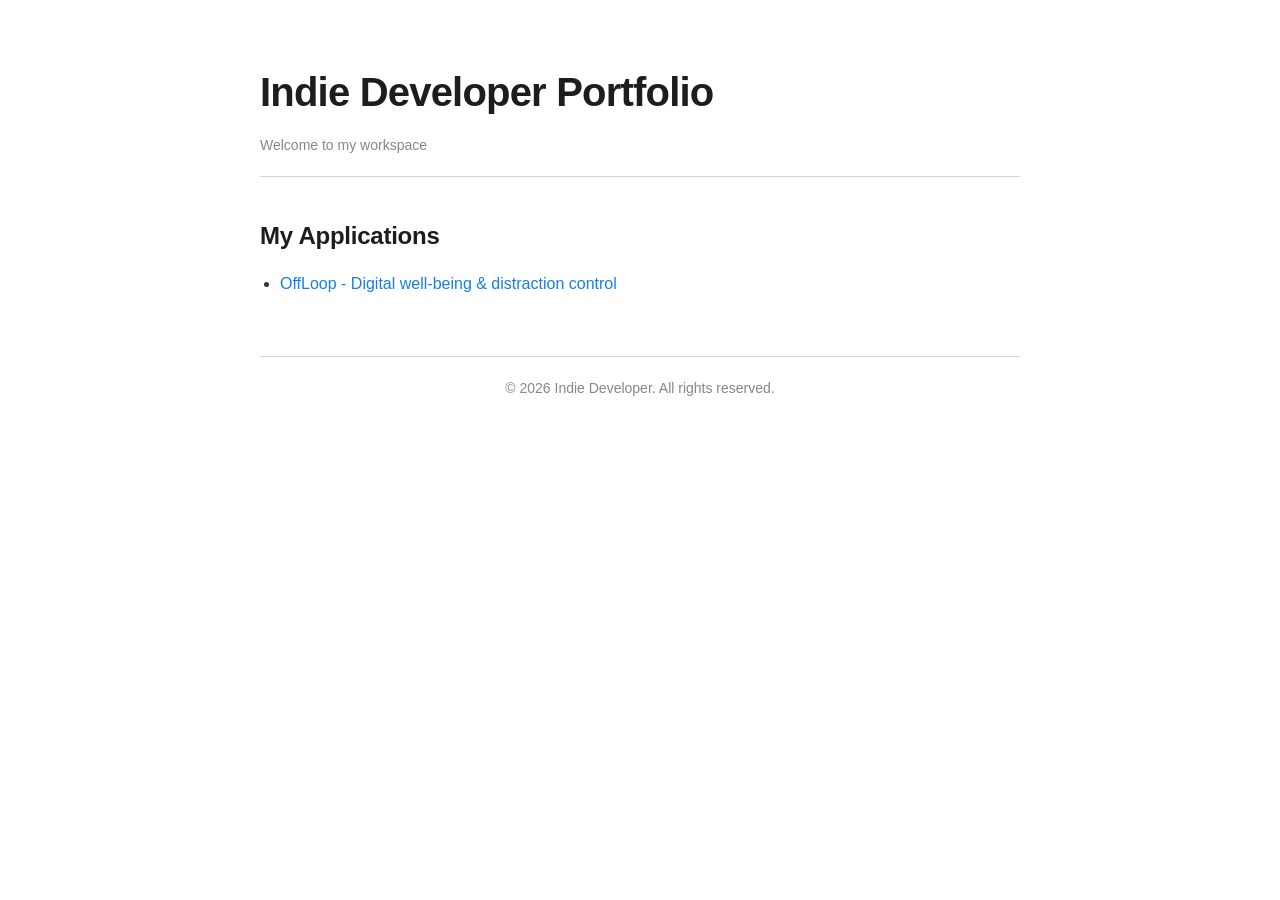
<file: index.html>
<!DOCTYPE html>
<html lang="en">

<head>
    <meta charset="UTF-8">
    <meta name="viewport" content="width=device-width, initial-scale=1.0">
    <title>Indie Developer Portfolio</title>
    <style>
        :root {
            --bg-color: #ffffff;
            --text-color: #1d1d1f;
            --text-secondary: #86868b;
            --accent-color: #0071e3;
            --border-color: #d2d2d7;
            --font-family: -apple-system, BlinkMacSystemFont, "SF Pro Text", "Segoe UI", Roboto, Helvetica, Arial, sans-serif;
        }

        @media (prefers-color-scheme: dark) {
            :root {
                --bg-color: #000000;
                --text-color: #f5f5f7;
                --text-secondary: #86868b;
                --border-color: #424245;
                --accent-color: #2997ff;
            }
        }

        * {
            box-sizing: border-box;
            margin: 0;
            padding: 0;
        }

        body {
            font-family: var(--font-family);
            background-color: var(--bg-color);
            color: var(--text-color);
            line-height: 1.6;
            -webkit-font-smoothing: antialiased;
        }

        .container {
            max-width: 800px;
            margin: 0 auto;
            padding: 60px 20px;
        }

        h1 {
            font-size: 40px;
            font-weight: 700;
            letter-spacing: -0.02em;
            margin-bottom: 10px;
        }

        .last-updated {
            color: var(--text-secondary);
            font-size: 14px;
            margin-bottom: 40px;
            padding-bottom: 20px;
            border-bottom: 1px solid var(--border-color);
        }

        h2 {
            font-size: 24px;
            font-weight: 600;
            margin-top: 40px;
            margin-bottom: 15px;
            letter-spacing: -0.01em;
        }

        p {
            font-size: 16px;
            margin-bottom: 20px;
            color: var(--text-color);
            opacity: 0.9;
        }

        ul {
            margin-bottom: 20px;
            padding-left: 20px;
        }

        li {
            font-size: 16px;
            margin-bottom: 10px;
            opacity: 0.9;
        }

        a {
            color: var(--accent-color);
            text-decoration: none;
        }

        a:hover {
            text-decoration: underline;
        }

        .footer {
            margin-top: 60px;
            padding-top: 20px;
            border-top: 1px solid var(--border-color);
            text-align: center;
            font-size: 14px;
            color: var(--text-secondary);
        }
    </style>
</head>

<body>
    <div class="container">
        <h1>Indie Developer Portfolio</h1>
        <div class="last-updated">Welcome to my workspace</div>
        
        <h2>My Applications</h2>
        <ul>
            <li><a href="apps/offloop">OffLoop - Digital well-being & distraction control</a></li>
        </ul>

        <div class="footer">
            &copy; 2026 Indie Developer. All rights reserved.
        </div>
    </div>
</body>

</html>
</file>
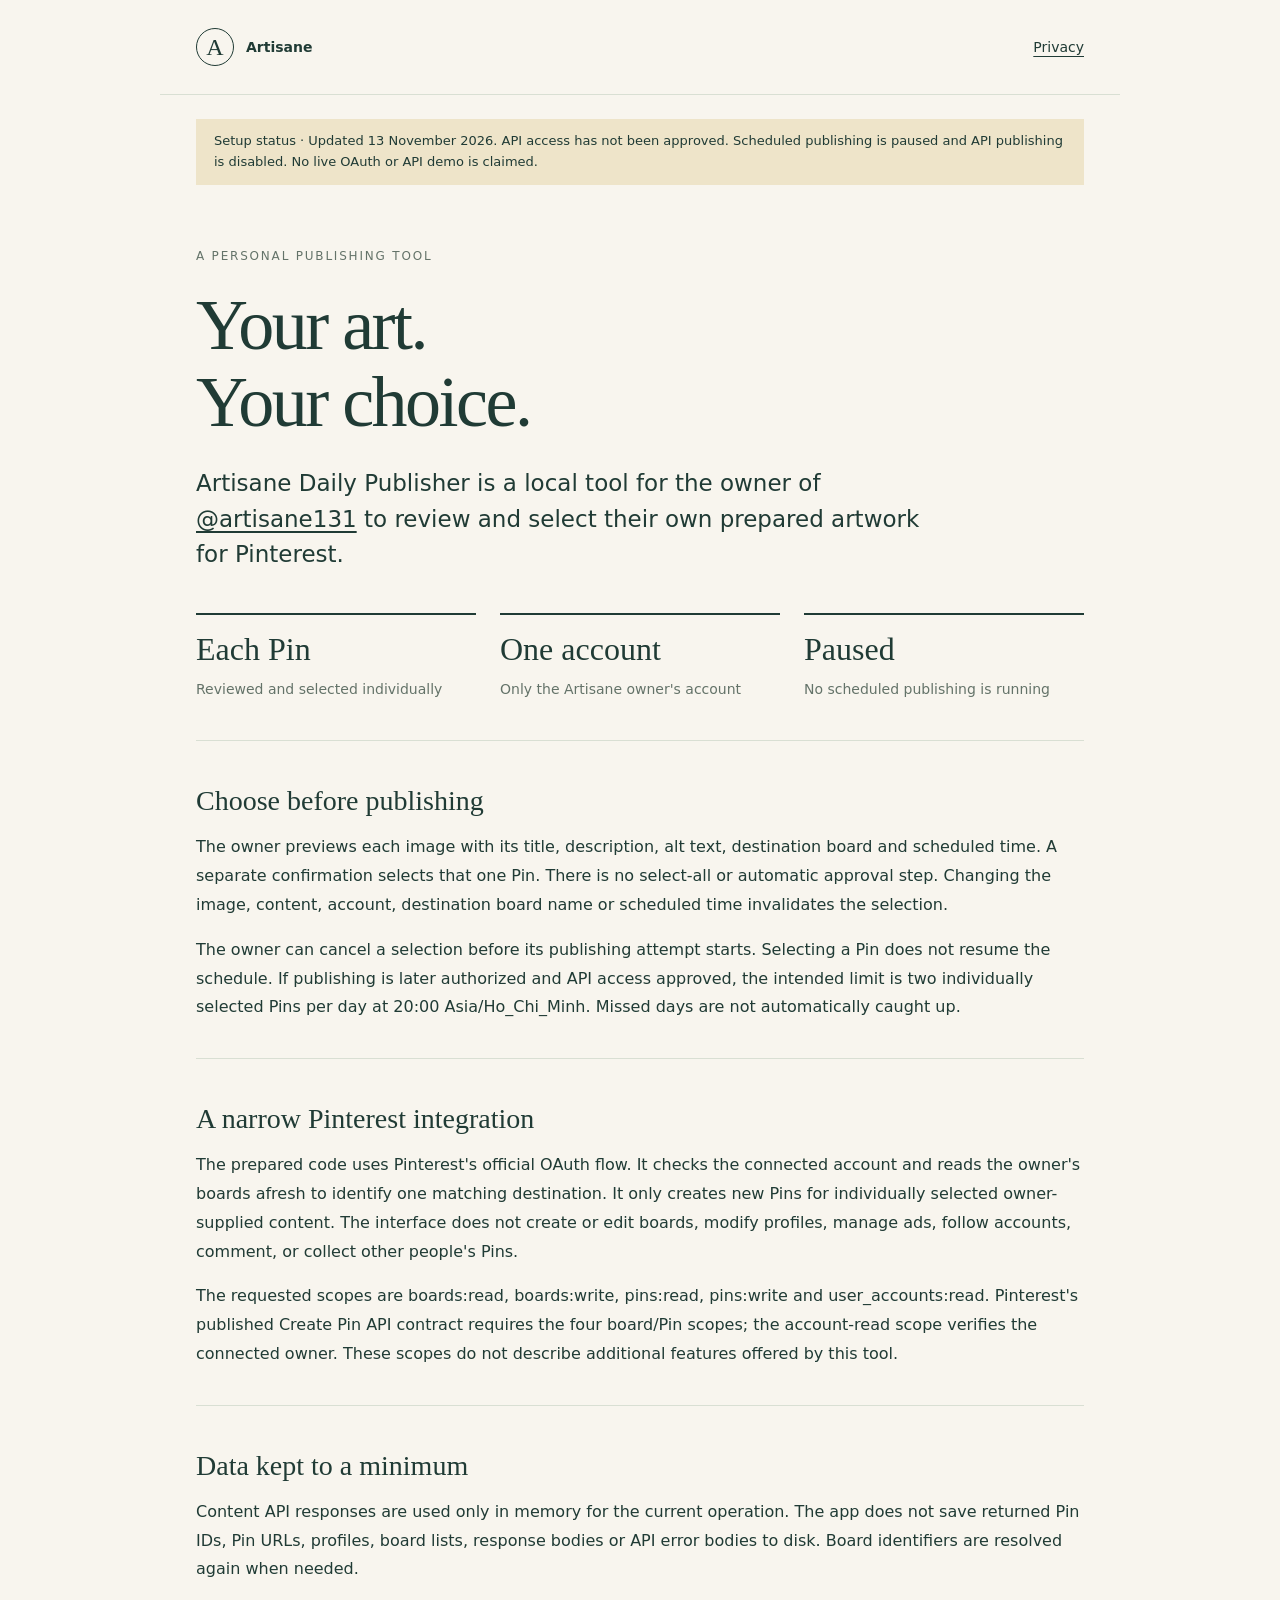
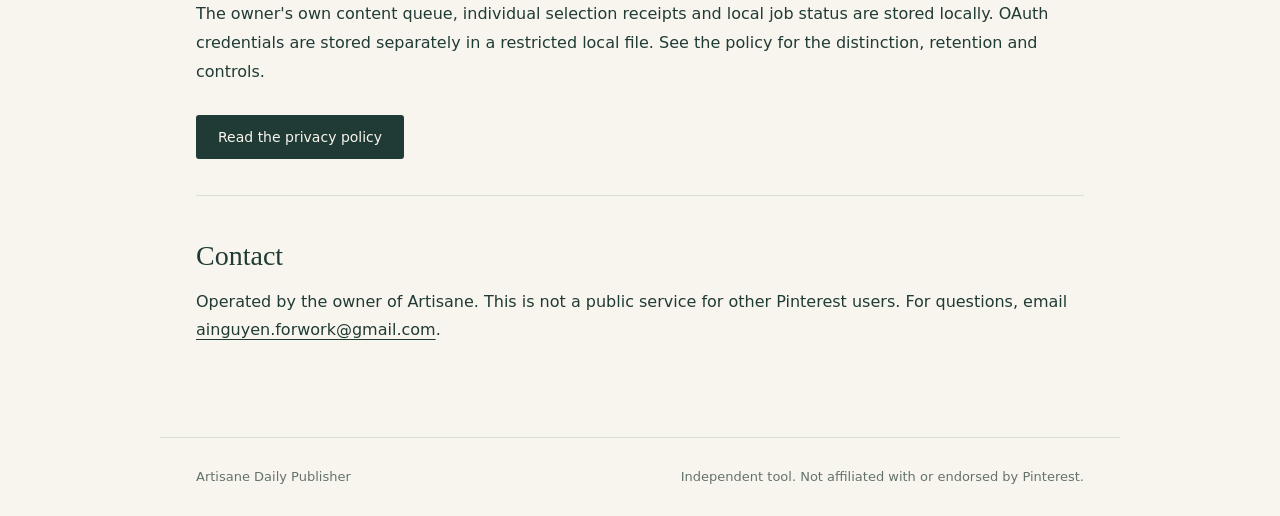
<file: apps/ArtisaneDailyPublisher/index.html>
<!doctype html>
<html lang="en"><head><meta charset="utf-8"><meta name="viewport" content="width=device-width,initial-scale=1"><meta name="robots" content="noindex"><title>Artisane Daily Publisher</title><style>:root{font-family:Georgia,'Times New Roman',serif;color:#203b35;background:#f8f5ee;font-synthesis:none}*{box-sizing:border-box}body{margin:0}a{color:inherit;text-underline-offset:4px}header,main,footer{max-width:960px;margin:auto;padding:28px 36px}header{display:flex;align-items:center;justify-content:space-between;border-bottom:1px solid #d9dfd3;font:14px system-ui,sans-serif}.brand{display:flex;gap:12px;align-items:center;text-decoration:none}.mark{display:grid;place-items:center;width:38px;height:38px;border:1px solid #203b35;border-radius:50%;font:24px Georgia,serif}.review{padding:12px 18px;background:#eee4c9;font:13px/1.6 system-ui,sans-serif;max-width:888px;margin:24px auto}.eyebrow{font:12px system-ui,sans-serif;letter-spacing:.15em;text-transform:uppercase;color:#647369}h1{font-weight:400;font-size:clamp(42px,7vw,72px);line-height:1.08;letter-spacing:-.035em;margin:24px 0}h2{font-size:28px;font-weight:400;margin:36px 0 14px}.lead{font-size:23px;line-height:1.55;max-width:730px}p,li{font:16px/1.8 system-ui,sans-serif}section{border-top:1px solid #d9dfd3;padding-top:8px;margin-top:36px}.facts{display:grid;grid-template-columns:repeat(3,1fr);gap:24px;margin:40px 0}.fact{border-top:2px solid #203b35;padding-top:16px}.fact strong{display:block;font-size:32px;font-weight:400;margin-bottom:10px}.fact span{font:14px/1.6 system-ui,sans-serif;color:#647369}.button{display:inline-block;background:#203b35;color:#f8f5ee;padding:14px 22px;text-decoration:none;font:14px system-ui,sans-serif;border-radius:3px;margin-top:12px}.meta,footer{font:13px/1.7 system-ui,sans-serif;color:#647369}footer{border-top:1px solid #d9dfd3;margin-top:48px;display:flex;justify-content:space-between;gap:20px}.prose{max-width:780px}.prose h1{font-size:54px}@media(max-width:600px){header,main,footer{padding:24px}.review{margin:16px 24px}.facts{grid-template-columns:1fr;gap:22px}.lead{font-size:20px}.prose h1{font-size:40px}footer{display:block}}
</style></head>
<body><header><a class="brand" href="index.html"><span class="mark">A</span><strong>Artisane</strong></a><a href="privacy.html">Privacy</a></header>
<div class="review">Setup status · Updated 13 November 2026. API access has not been approved. Scheduled publishing is paused and API publishing is disabled. No live OAuth or API demo is claimed.</div>
<main><p class="eyebrow">A personal publishing tool</p><h1>Your art.<br>Your choice.</h1><p class="lead">Artisane Daily Publisher is a local tool for the owner of <a href="https://www.pinterest.com/artisane131/">@artisane131</a> to review and select their own prepared artwork for Pinterest.</p>
<div class="facts"><div class="fact"><strong>Each Pin</strong><span>Reviewed and selected individually</span></div><div class="fact"><strong>One account</strong><span>Only the Artisane owner's account</span></div><div class="fact"><strong>Paused</strong><span>No scheduled publishing is running</span></div></div>
<section><h2>Choose before publishing</h2><p>The owner previews each image with its title, description, alt text, destination board and scheduled time. A separate confirmation selects that one Pin. There is no select-all or automatic approval step. Changing the image, content, account, destination board name or scheduled time invalidates the selection.</p><p>The owner can cancel a selection before its publishing attempt starts. Selecting a Pin does not resume the schedule. If publishing is later authorized and API access approved, the intended limit is two individually selected Pins per day at 20:00 Asia/Ho_Chi_Minh. Missed days are not automatically caught up.</p></section>
<section><h2>A narrow Pinterest integration</h2><p>The prepared code uses Pinterest's official OAuth flow. It checks the connected account and reads the owner's boards afresh to identify one matching destination. It only creates new Pins for individually selected owner-supplied content. The interface does not create or edit boards, modify profiles, manage ads, follow accounts, comment, or collect other people's Pins.</p><p>The requested scopes are boards:read, boards:write, pins:read, pins:write and user_accounts:read. Pinterest's published Create Pin API contract requires the four board/Pin scopes; the account-read scope verifies the connected owner. These scopes do not describe additional features offered by this tool.</p></section>
<section><h2>Data kept to a minimum</h2><p>Content API responses are used only in memory for the current operation. The app does not save returned Pin IDs, Pin URLs, profiles, board lists, response bodies or API error bodies to disk. Board identifiers are resolved again when needed.</p><p>The owner's own content queue, individual selection receipts and local job status are stored locally. OAuth credentials are stored separately in a restricted local file. See the policy for the distinction, retention and controls.</p><a class="button" href="privacy.html">Read the privacy policy</a></section>
<section><h2>Contact</h2><p>Operated by the owner of Artisane. This is not a public service for other Pinterest users. For questions, email <a href="mailto:ainguyen.forwork@gmail.com">ainguyen.forwork@gmail.com</a>.</p></section></main>
<footer><span>Artisane Daily Publisher</span><span>Independent tool. Not affiliated with or endorsed by Pinterest.</span></footer></body>
</html>
</file>
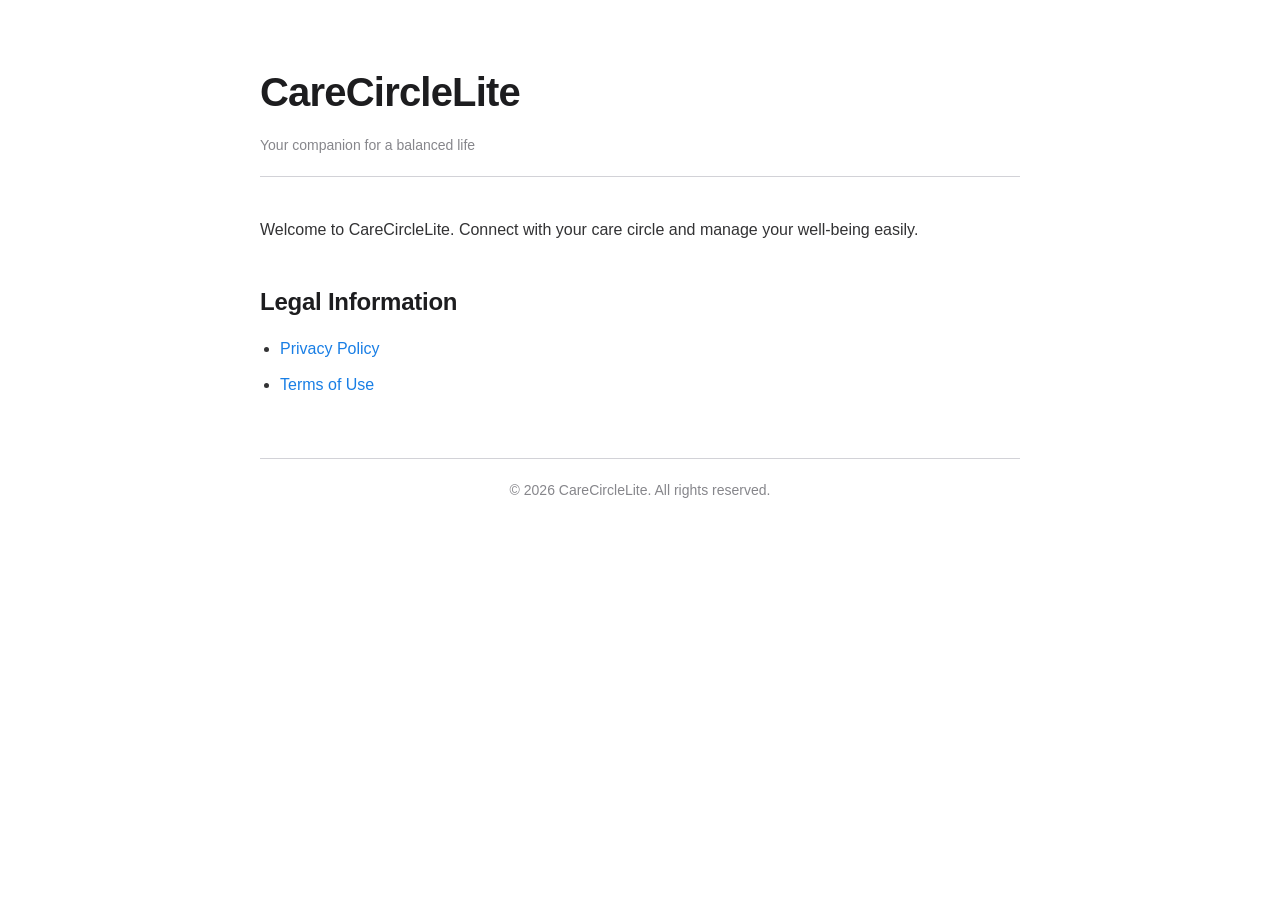
<file: apps/CareCirleLite/index.html>
<!DOCTYPE html>
<html lang="en">

<head>
    <meta charset="UTF-8">
    <meta name="viewport" content="width=device-width, initial-scale=1.0">
    <title>CareCircleLite App</title>
    <style>
        :root {
            --bg-color: #ffffff;
            --text-color: #1d1d1f;
            --text-secondary: #86868b;
            --accent-color: #0071e3;
            --border-color: #d2d2d7;
            --font-family: -apple-system, BlinkMacSystemFont, "SF Pro Text", "Segoe UI", Roboto, Helvetica, Arial, sans-serif;
        }

        @media (prefers-color-scheme: dark) {
            :root {
                --bg-color: #000000;
                --text-color: #f5f5f7;
                --text-secondary: #86868b;
                --border-color: #424245;
                --accent-color: #2997ff;
            }
        }

        * {
            box-sizing: border-box;
            margin: 0;
            padding: 0;
        }

        body {
            font-family: var(--font-family);
            background-color: var(--bg-color);
            color: var(--text-color);
            line-height: 1.6;
            -webkit-font-smoothing: antialiased;
        }

        .container {
            max-width: 800px;
            margin: 0 auto;
            padding: 60px 20px;
        }

        h1 {
            font-size: 40px;
            font-weight: 700;
            letter-spacing: -0.02em;
            margin-bottom: 10px;
        }

        .last-updated {
            color: var(--text-secondary);
            font-size: 14px;
            margin-bottom: 40px;
            padding-bottom: 20px;
            border-bottom: 1px solid var(--border-color);
        }

        h2 {
            font-size: 24px;
            font-weight: 600;
            margin-top: 40px;
            margin-bottom: 15px;
            letter-spacing: -0.01em;
        }

        p {
            font-size: 16px;
            margin-bottom: 20px;
            color: var(--text-color);
            opacity: 0.9;
        }

        ul {
            margin-bottom: 20px;
            padding-left: 20px;
        }

        li {
            font-size: 16px;
            margin-bottom: 10px;
            opacity: 0.9;
        }

        a {
            color: var(--accent-color);
            text-decoration: none;
        }

        a:hover {
            text-decoration: underline;
        }

        .footer {
            margin-top: 60px;
            padding-top: 20px;
            border-top: 1px solid var(--border-color);
            text-align: center;
            font-size: 14px;
            color: var(--text-secondary);
        }
    </style>
</head>

<body>
    <div class="container">
        <h1>CareCircleLite</h1>
        <div class="last-updated">Your companion for a balanced life</div>
        
        <p>Welcome to CareCircleLite. Connect with your care circle and manage your well-being easily.</p>
        
        <h2>Legal Information</h2>
        <ul>
            <li><a href="privacy.html">Privacy Policy</a></li>
            <li><a href="terms.html">Terms of Use</a></li>
        </ul>

        <div class="footer">
            &copy; 2026 CareCircleLite. All rights reserved.
        </div>
    </div>
</body>

</html>
</file>
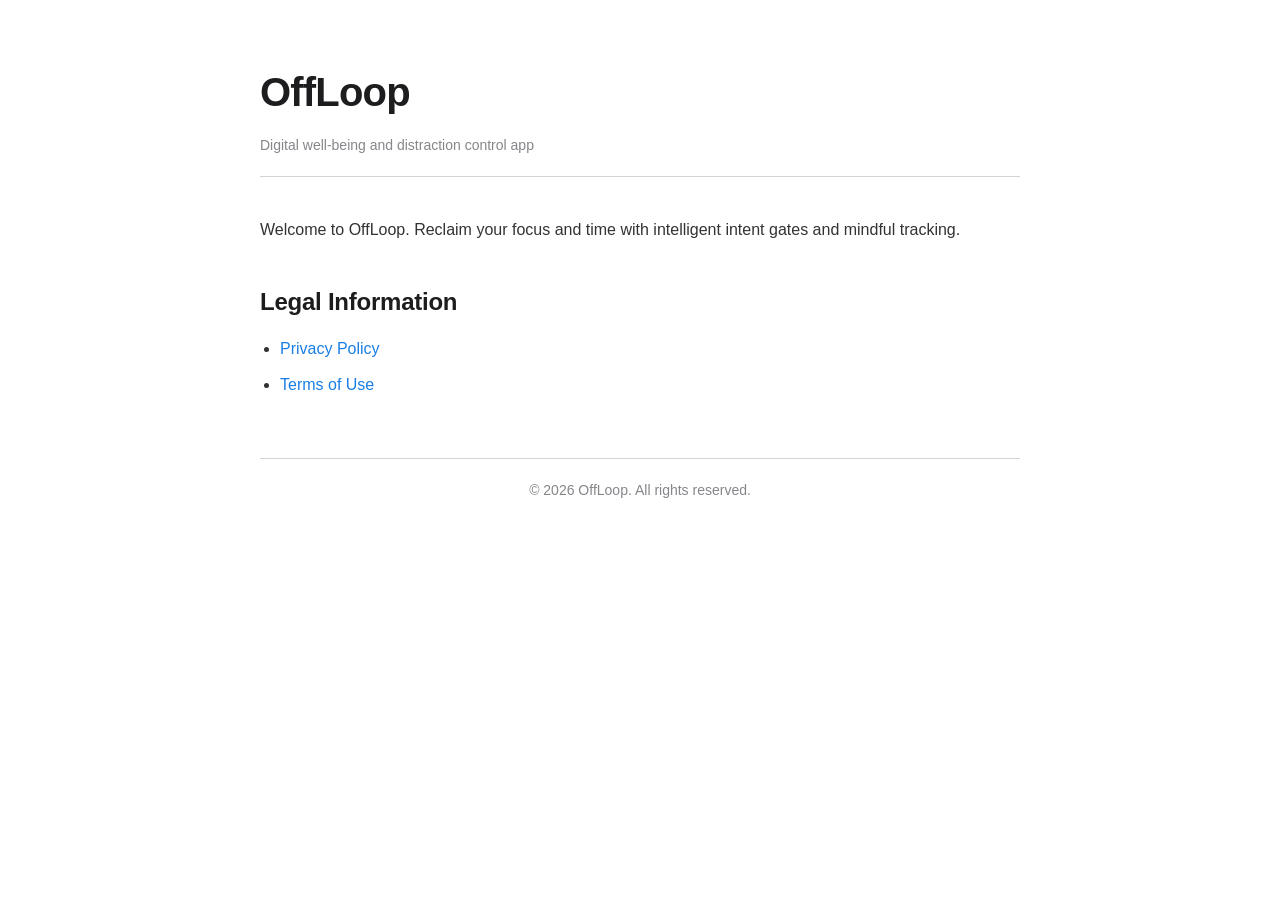
<file: apps/offloop/index.html>
<!DOCTYPE html>
<html lang="en">

<head>
    <meta charset="UTF-8">
    <meta name="viewport" content="width=device-width, initial-scale=1.0">
    <title>OffLoop App</title>
    <style>
        :root {
            --bg-color: #ffffff;
            --text-color: #1d1d1f;
            --text-secondary: #86868b;
            --accent-color: #0071e3;
            --border-color: #d2d2d7;
            --font-family: -apple-system, BlinkMacSystemFont, "SF Pro Text", "Segoe UI", Roboto, Helvetica, Arial, sans-serif;
        }

        @media (prefers-color-scheme: dark) {
            :root {
                --bg-color: #000000;
                --text-color: #f5f5f7;
                --text-secondary: #86868b;
                --border-color: #424245;
                --accent-color: #2997ff;
            }
        }

        * {
            box-sizing: border-box;
            margin: 0;
            padding: 0;
        }

        body {
            font-family: var(--font-family);
            background-color: var(--bg-color);
            color: var(--text-color);
            line-height: 1.6;
            -webkit-font-smoothing: antialiased;
        }

        .container {
            max-width: 800px;
            margin: 0 auto;
            padding: 60px 20px;
        }

        h1 {
            font-size: 40px;
            font-weight: 700;
            letter-spacing: -0.02em;
            margin-bottom: 10px;
        }

        .last-updated {
            color: var(--text-secondary);
            font-size: 14px;
            margin-bottom: 40px;
            padding-bottom: 20px;
            border-bottom: 1px solid var(--border-color);
        }

        h2 {
            font-size: 24px;
            font-weight: 600;
            margin-top: 40px;
            margin-bottom: 15px;
            letter-spacing: -0.01em;
        }

        p {
            font-size: 16px;
            margin-bottom: 20px;
            color: var(--text-color);
            opacity: 0.9;
        }

        ul {
            margin-bottom: 20px;
            padding-left: 20px;
        }

        li {
            font-size: 16px;
            margin-bottom: 10px;
            opacity: 0.9;
        }

        a {
            color: var(--accent-color);
            text-decoration: none;
        }

        a:hover {
            text-decoration: underline;
        }

        .footer {
            margin-top: 60px;
            padding-top: 20px;
            border-top: 1px solid var(--border-color);
            text-align: center;
            font-size: 14px;
            color: var(--text-secondary);
        }
    </style>
</head>

<body>
    <div class="container">
        <h1>OffLoop</h1>
        <div class="last-updated">Digital well-being and distraction control app</div>
        
        <p>Welcome to OffLoop. Reclaim your focus and time with intelligent intent gates and mindful tracking.</p>
        
        <h2>Legal Information</h2>
        <ul>
            <li><a href="privacy.html">Privacy Policy</a></li>
            <li><a href="terms.html">Terms of Use</a></li>
        </ul>

        <div class="footer">
            &copy; 2026 OffLoop. All rights reserved.
        </div>
    </div>
</body>

</html>
</file>
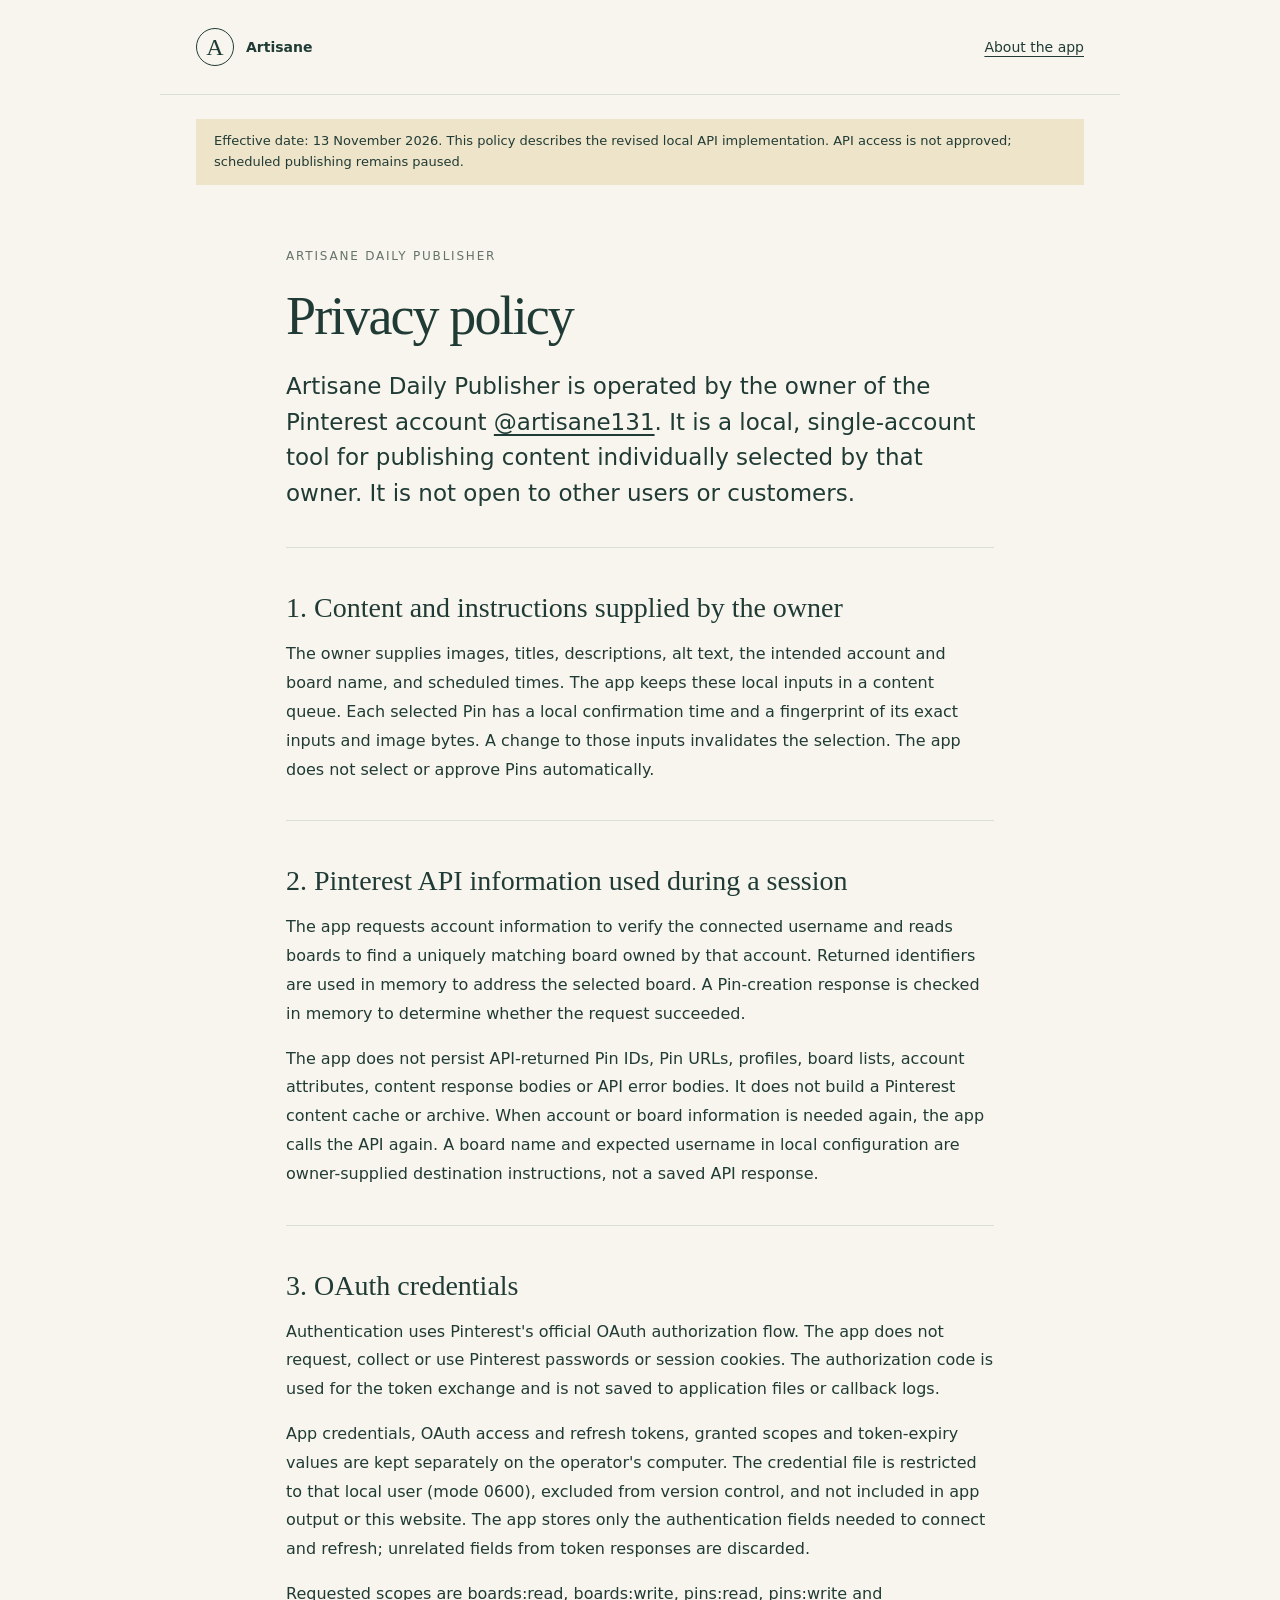
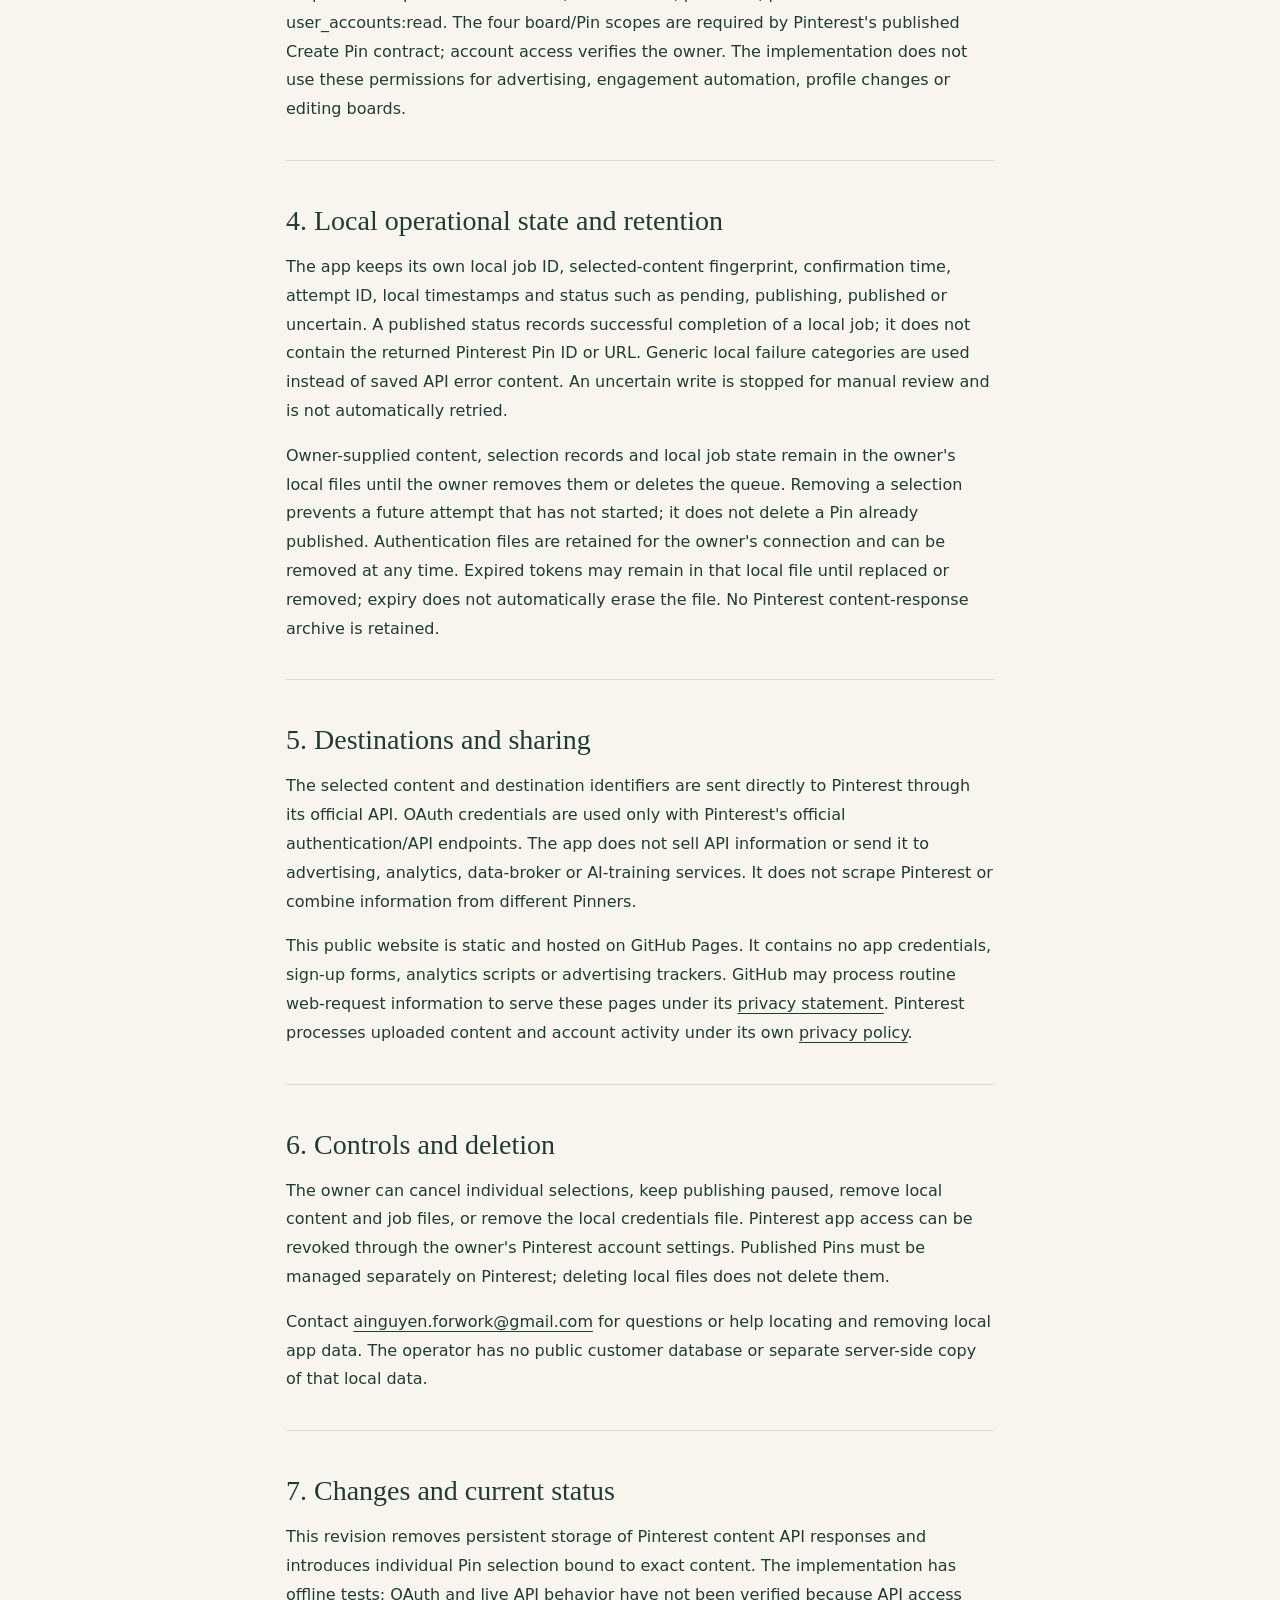
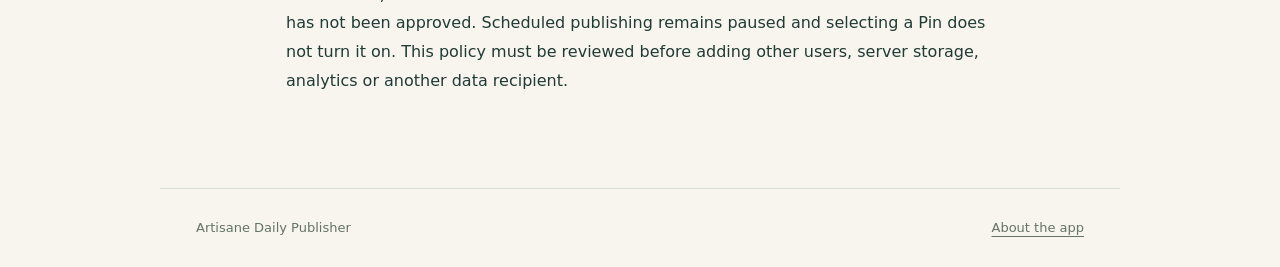
<file: apps/ArtisaneDailyPublisher/privacy.html>
<!doctype html>
<html lang="en"><head><meta charset="utf-8"><meta name="viewport" content="width=device-width,initial-scale=1"><meta name="robots" content="noindex"><title>Privacy — Artisane Daily Publisher</title><style>:root{font-family:Georgia,'Times New Roman',serif;color:#203b35;background:#f8f5ee;font-synthesis:none}*{box-sizing:border-box}body{margin:0}a{color:inherit;text-underline-offset:4px}header,main,footer{max-width:960px;margin:auto;padding:28px 36px}header{display:flex;align-items:center;justify-content:space-between;border-bottom:1px solid #d9dfd3;font:14px system-ui,sans-serif}.brand{display:flex;gap:12px;align-items:center;text-decoration:none}.mark{display:grid;place-items:center;width:38px;height:38px;border:1px solid #203b35;border-radius:50%;font:24px Georgia,serif}.review{padding:12px 18px;background:#eee4c9;font:13px/1.6 system-ui,sans-serif;max-width:888px;margin:24px auto}.eyebrow{font:12px system-ui,sans-serif;letter-spacing:.15em;text-transform:uppercase;color:#647369}h1{font-weight:400;font-size:clamp(42px,7vw,72px);line-height:1.08;letter-spacing:-.035em;margin:24px 0}h2{font-size:28px;font-weight:400;margin:36px 0 14px}.lead{font-size:23px;line-height:1.55;max-width:730px}p,li{font:16px/1.8 system-ui,sans-serif}section{border-top:1px solid #d9dfd3;padding-top:8px;margin-top:36px}.facts{display:grid;grid-template-columns:repeat(3,1fr);gap:24px;margin:40px 0}.fact{border-top:2px solid #203b35;padding-top:16px}.fact strong{display:block;font-size:32px;font-weight:400;margin-bottom:10px}.fact span{font:14px/1.6 system-ui,sans-serif;color:#647369}.button{display:inline-block;background:#203b35;color:#f8f5ee;padding:14px 22px;text-decoration:none;font:14px system-ui,sans-serif;border-radius:3px;margin-top:12px}.meta,footer{font:13px/1.7 system-ui,sans-serif;color:#647369}footer{border-top:1px solid #d9dfd3;margin-top:48px;display:flex;justify-content:space-between;gap:20px}.prose{max-width:780px}.prose h1{font-size:54px}@media(max-width:600px){header,main,footer{padding:24px}.review{margin:16px 24px}.facts{grid-template-columns:1fr;gap:22px}.lead{font-size:20px}.prose h1{font-size:40px}footer{display:block}}
</style></head>
<body><header><a class="brand" href="index.html"><span class="mark">A</span><strong>Artisane</strong></a><a href="index.html">About the app</a></header>
<div class="review">Effective date: 13 November 2026. This policy describes the revised local API implementation. API access is not approved; scheduled publishing remains paused.</div>
<main class="prose"><p class="eyebrow">Artisane Daily Publisher</p><h1>Privacy policy</h1><p class="lead">Artisane Daily Publisher is operated by the owner of the Pinterest account <a href="https://www.pinterest.com/artisane131/">@artisane131</a>. It is a local, single-account tool for publishing content individually selected by that owner. It is not open to other users or customers.</p>
<section><h2>1. Content and instructions supplied by the owner</h2><p>The owner supplies images, titles, descriptions, alt text, the intended account and board name, and scheduled times. The app keeps these local inputs in a content queue. Each selected Pin has a local confirmation time and a fingerprint of its exact inputs and image bytes. A change to those inputs invalidates the selection. The app does not select or approve Pins automatically.</p></section>
<section><h2>2. Pinterest API information used during a session</h2><p>The app requests account information to verify the connected username and reads boards to find a uniquely matching board owned by that account. Returned identifiers are used in memory to address the selected board. A Pin-creation response is checked in memory to determine whether the request succeeded.</p><p>The app does not persist API-returned Pin IDs, Pin URLs, profiles, board lists, account attributes, content response bodies or API error bodies. It does not build a Pinterest content cache or archive. When account or board information is needed again, the app calls the API again. A board name and expected username in local configuration are owner-supplied destination instructions, not a saved API response.</p></section>
<section><h2>3. OAuth credentials</h2><p>Authentication uses Pinterest's official OAuth authorization flow. The app does not request, collect or use Pinterest passwords or session cookies. The authorization code is used for the token exchange and is not saved to application files or callback logs.</p><p>App credentials, OAuth access and refresh tokens, granted scopes and token-expiry values are kept separately on the operator's computer. The credential file is restricted to that local user (mode 0600), excluded from version control, and not included in app output or this website. The app stores only the authentication fields needed to connect and refresh; unrelated fields from token responses are discarded.</p><p>Requested scopes are boards:read, boards:write, pins:read, pins:write and user_accounts:read. The four board/Pin scopes are required by Pinterest's published Create Pin contract; account access verifies the owner. The implementation does not use these permissions for advertising, engagement automation, profile changes or editing boards.</p></section>
<section><h2>4. Local operational state and retention</h2><p>The app keeps its own local job ID, selected-content fingerprint, confirmation time, attempt ID, local timestamps and status such as pending, publishing, published or uncertain. A published status records successful completion of a local job; it does not contain the returned Pinterest Pin ID or URL. Generic local failure categories are used instead of saved API error content. An uncertain write is stopped for manual review and is not automatically retried.</p><p>Owner-supplied content, selection records and local job state remain in the owner's local files until the owner removes them or deletes the queue. Removing a selection prevents a future attempt that has not started; it does not delete a Pin already published. Authentication files are retained for the owner's connection and can be removed at any time. Expired tokens may remain in that local file until replaced or removed; expiry does not automatically erase the file. No Pinterest content-response archive is retained.</p></section>
<section><h2>5. Destinations and sharing</h2><p>The selected content and destination identifiers are sent directly to Pinterest through its official API. OAuth credentials are used only with Pinterest's official authentication/API endpoints. The app does not sell API information or send it to advertising, analytics, data-broker or AI-training services. It does not scrape Pinterest or combine information from different Pinners.</p><p>This public website is static and hosted on GitHub Pages. It contains no app credentials, sign-up forms, analytics scripts or advertising trackers. GitHub may process routine web-request information to serve these pages under its <a href="https://docs.github.com/en/site-policy/privacy-policies/github-general-privacy-statement">privacy statement</a>. Pinterest processes uploaded content and account activity under its own <a href="https://policy.pinterest.com/en/privacy-policy">privacy policy</a>.</p></section>
<section><h2>6. Controls and deletion</h2><p>The owner can cancel individual selections, keep publishing paused, remove local content and job files, or remove the local credentials file. Pinterest app access can be revoked through the owner's Pinterest account settings. Published Pins must be managed separately on Pinterest; deleting local files does not delete them.</p><p>Contact <a href="mailto:ainguyen.forwork@gmail.com">ainguyen.forwork@gmail.com</a> for questions or help locating and removing local app data. The operator has no public customer database or separate server-side copy of that local data.</p></section>
<section><h2>7. Changes and current status</h2><p>This revision removes persistent storage of Pinterest content API responses and introduces individual Pin selection bound to exact content. The implementation has offline tests; OAuth and live API behavior have not been verified because API access has not been approved. Scheduled publishing remains paused and selecting a Pin does not turn it on. This policy must be reviewed before adding other users, server storage, analytics or another data recipient.</p></section></main>
<footer><span>Artisane Daily Publisher</span><a href="index.html">About the app</a></footer></body>
</html>
</file>
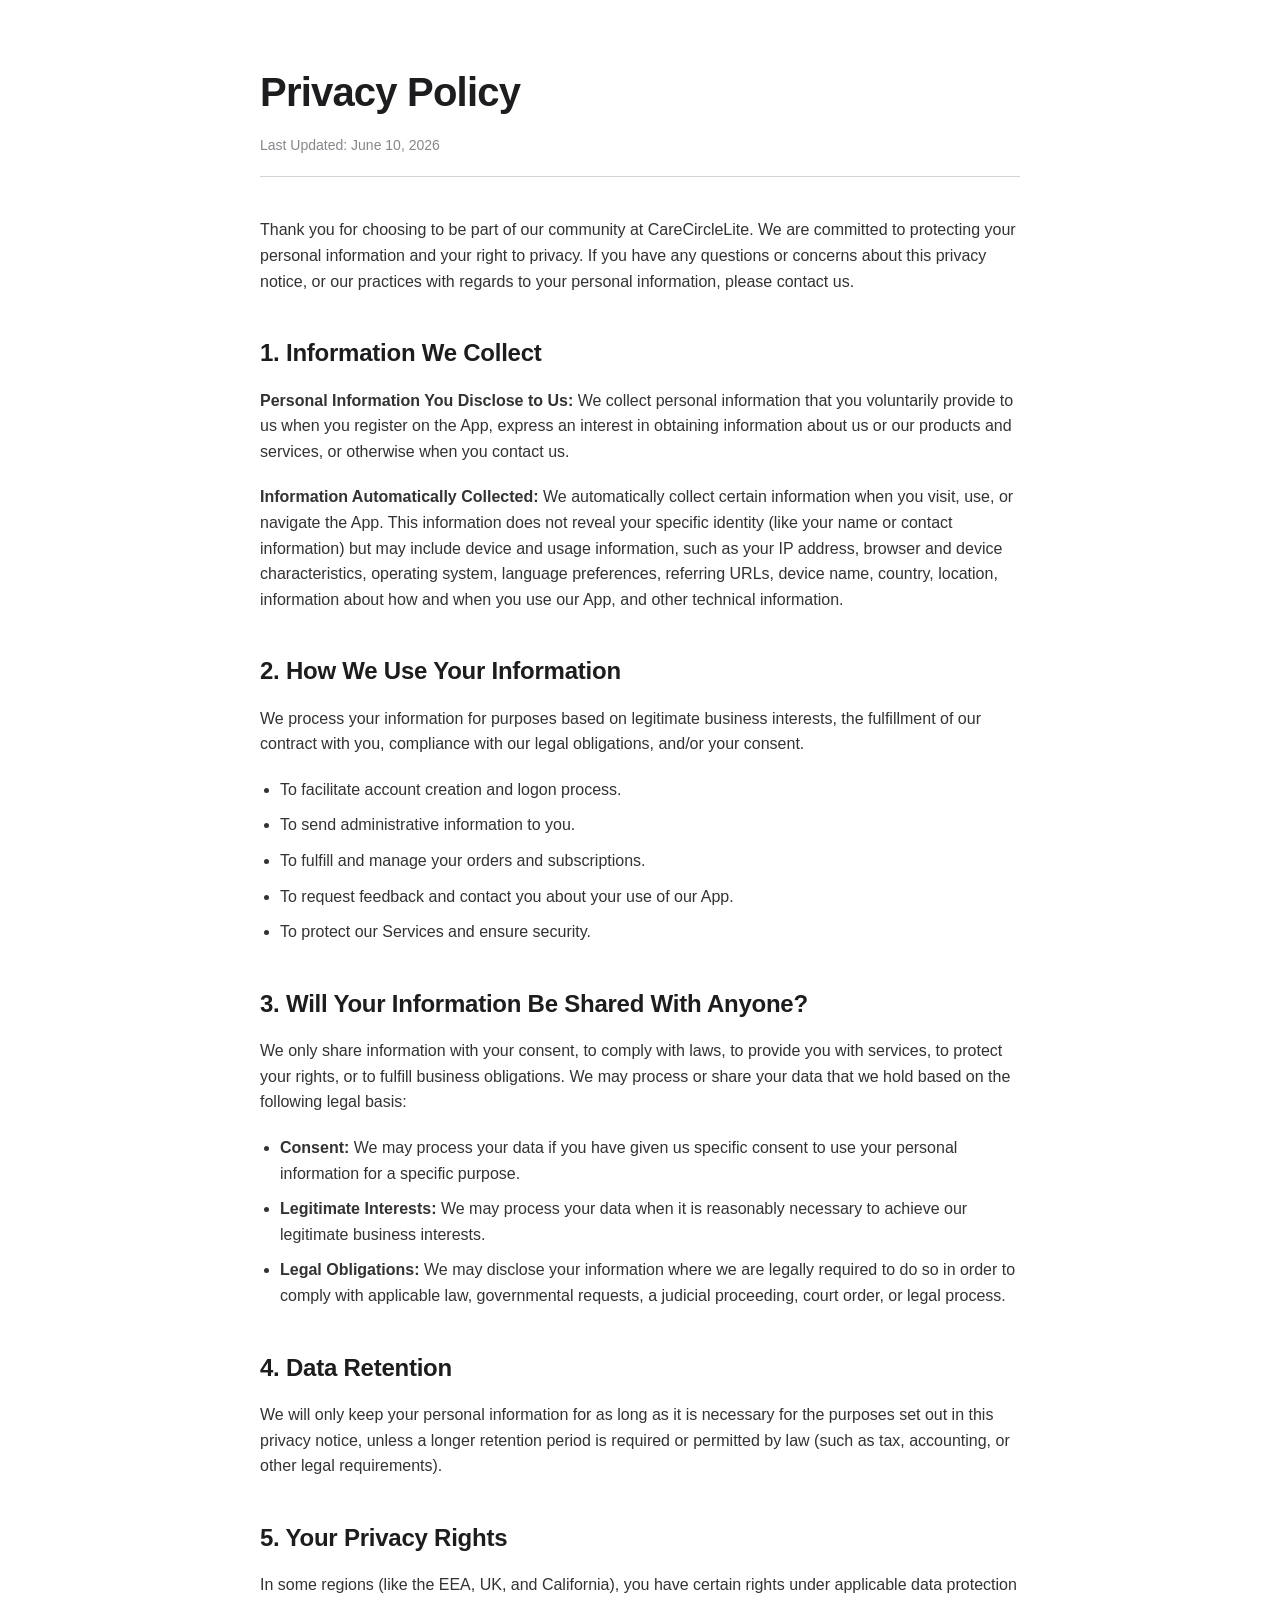
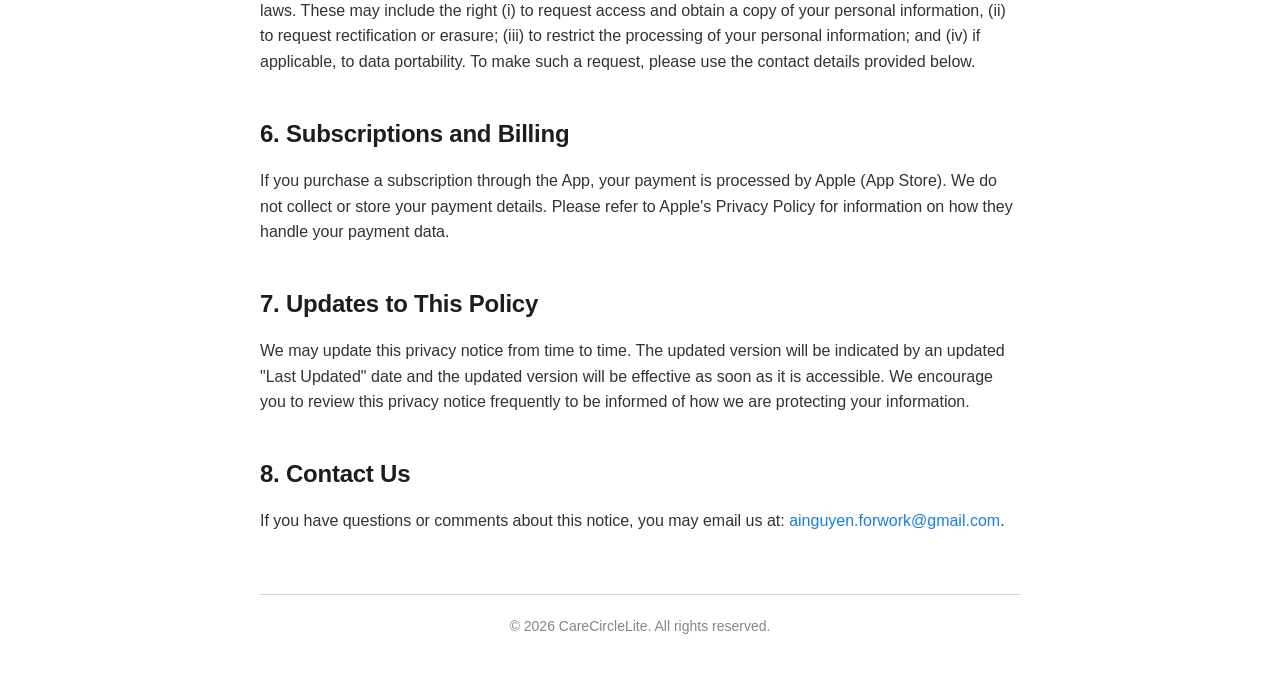
<file: apps/CareCirleLite/privacy.html>
<!DOCTYPE html>
<html lang="en">

<head>
    <meta charset="UTF-8">
    <meta name="viewport" content="width=device-width, initial-scale=1.0">
    <title>Privacy Policy - CareCircleLite</title>
    <style>
        :root {
            --bg-color: #ffffff;
            --text-color: #1d1d1f;
            --text-secondary: #86868b;
            --accent-color: #0071e3;
            --border-color: #d2d2d7;
            --font-family: -apple-system, BlinkMacSystemFont, "SF Pro Text", "Segoe UI", Roboto, Helvetica, Arial, sans-serif;
        }

        @media (prefers-color-scheme: dark) {
            :root {
                --bg-color: #000000;
                --text-color: #f5f5f7;
                --text-secondary: #86868b;
                --border-color: #424245;
                --accent-color: #2997ff;
            }
        }

        * {
            box-sizing: border-box;
            margin: 0;
            padding: 0;
        }

        body {
            font-family: var(--font-family);
            background-color: var(--bg-color);
            color: var(--text-color);
            line-height: 1.6;
            -webkit-font-smoothing: antialiased;
        }

        .container {
            max-width: 800px;
            margin: 0 auto;
            padding: 60px 20px;
        }

        h1 {
            font-size: 40px;
            font-weight: 700;
            letter-spacing: -0.02em;
            margin-bottom: 10px;
        }

        .last-updated {
            color: var(--text-secondary);
            font-size: 14px;
            margin-bottom: 40px;
            padding-bottom: 20px;
            border-bottom: 1px solid var(--border-color);
        }

        h2 {
            font-size: 24px;
            font-weight: 600;
            margin-top: 40px;
            margin-bottom: 15px;
            letter-spacing: -0.01em;
        }

        p {
            font-size: 16px;
            margin-bottom: 20px;
            color: var(--text-color);
            opacity: 0.9;
        }

        ul {
            margin-bottom: 20px;
            padding-left: 20px;
        }

        li {
            font-size: 16px;
            margin-bottom: 10px;
            opacity: 0.9;
        }

        a {
            color: var(--accent-color);
            text-decoration: none;
        }

        a:hover {
            text-decoration: underline;
        }

        .footer {
            margin-top: 60px;
            padding-top: 20px;
            border-top: 1px solid var(--border-color);
            text-align: center;
            font-size: 14px;
            color: var(--text-secondary);
        }
    </style>
</head>

<body>
    <div class="container">
        <h1>Privacy Policy</h1>
        <div class="last-updated">Last Updated: June 10, 2026</div>

        <p>Thank you for choosing to be part of our community at CareCircleLite. We are committed to protecting your
            personal
            information and your right to privacy. If you have any questions or concerns about this privacy notice, or
            our practices with regards to your personal information, please contact us.</p>

        <h2>1. Information We Collect</h2>
        <p><strong>Personal Information You Disclose to Us:</strong> We collect personal information that you
            voluntarily provide to us when you register on the App, express an interest in obtaining information about
            us or our products and services, or otherwise when you contact us.</p>
        <p><strong>Information Automatically Collected:</strong> We automatically collect certain information when you
            visit, use, or navigate the App. This information does not reveal your specific identity (like your name or
            contact information) but may include device and usage information, such as your IP address, browser and
            device characteristics, operating system, language preferences, referring URLs, device name, country,
            location, information about how and when you use our App, and other technical information.</p>

        <h2>2. How We Use Your Information</h2>
        <p>We process your information for purposes based on legitimate business interests, the fulfillment of our
            contract with you, compliance with our legal obligations, and/or your consent.</p>
        <ul>
            <li>To facilitate account creation and logon process.</li>
            <li>To send administrative information to you.</li>
            <li>To fulfill and manage your orders and subscriptions.</li>
            <li>To request feedback and contact you about your use of our App.</li>
            <li>To protect our Services and ensure security.</li>
        </ul>

        <h2>3. Will Your Information Be Shared With Anyone?</h2>
        <p>We only share information with your consent, to comply with laws, to provide you with services, to protect
            your rights, or to fulfill business obligations. We may process or share your data that we hold based on the
            following legal basis:</p>
        <ul>
            <li><strong>Consent:</strong> We may process your data if you have given us specific consent to use your
                personal information for a specific purpose.</li>
            <li><strong>Legitimate Interests:</strong> We may process your data when it is reasonably necessary to
                achieve our legitimate business interests.</li>
            <li><strong>Legal Obligations:</strong> We may disclose your information where we are legally required to do
                so in order to comply with applicable law, governmental requests, a judicial proceeding, court order, or
                legal process.</li>
        </ul>

        <h2>4. Data Retention</h2>
        <p>We will only keep your personal information for as long as it is necessary for the purposes set out in this
            privacy notice, unless a longer retention period is required or permitted by law (such as tax, accounting,
            or other legal requirements).</p>

        <h2>5. Your Privacy Rights</h2>
        <p>In some regions (like the EEA, UK, and California), you have certain rights under applicable data protection
            laws. These may include the right (i) to request access and obtain a copy of your personal information, (ii)
            to request rectification or erasure; (iii) to restrict the processing of your personal information; and (iv)
            if applicable, to data portability. To make such a request, please use the contact details provided below.
        </p>

        <h2>6. Subscriptions and Billing</h2>
        <p>If you purchase a subscription through the App, your payment is processed by Apple (App Store). We do not
            collect or store your payment details. Please refer to Apple's Privacy
            Policy for information on how they handle your payment data.</p>

        <h2>7. Updates to This Policy</h2>
        <p>We may update this privacy notice from time to time. The updated version will be indicated by an updated
            "Last Updated" date and the updated version will be effective as soon as it is accessible. We encourage you
            to review this privacy notice frequently to be informed of how we are protecting your information.</p>

        <h2>8. Contact Us</h2>
        <p>If you have questions or comments about this notice, you may email us at: <a
                href="mailto:ainguyen.forwork@gmail.com">ainguyen.forwork@gmail.com</a>.</p>

        <div class="footer">
            &copy; 2026 CareCircleLite. All rights reserved.
        </div>
    </div>
</body>

</html>
</file>
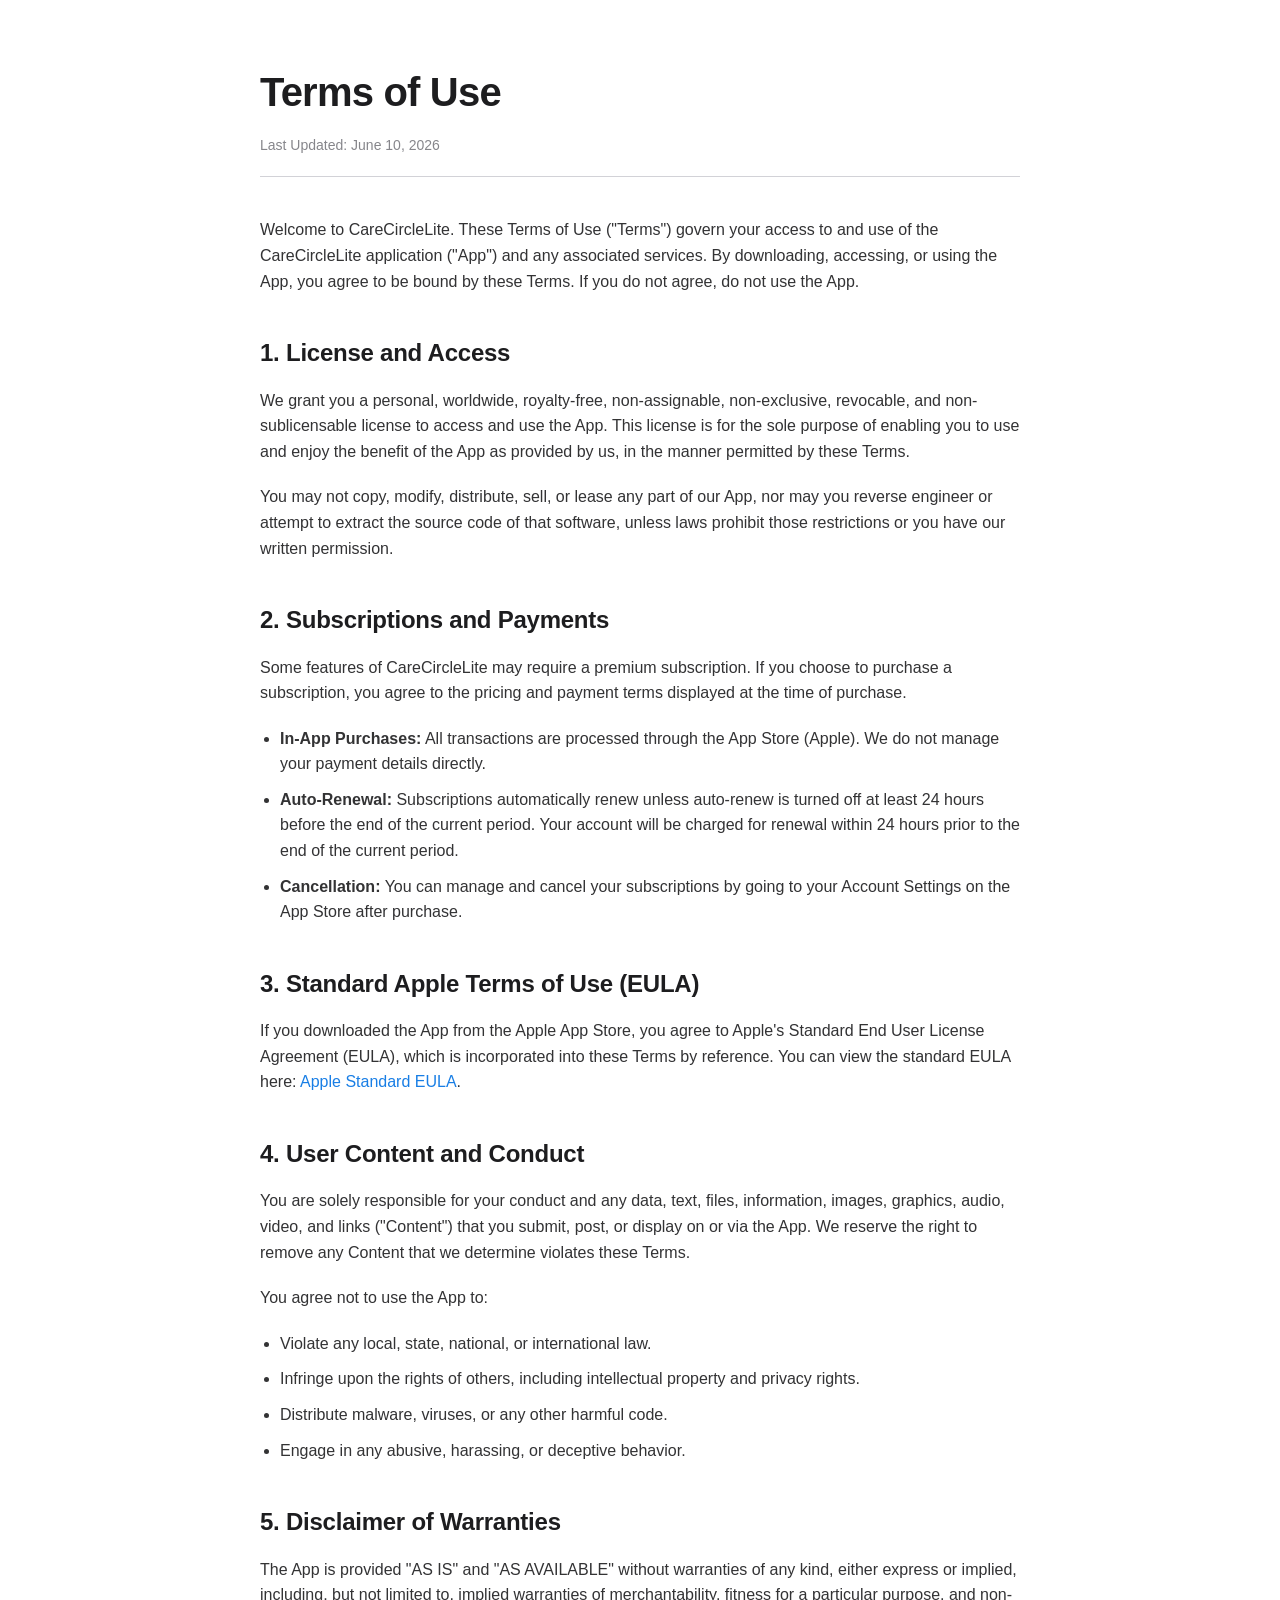
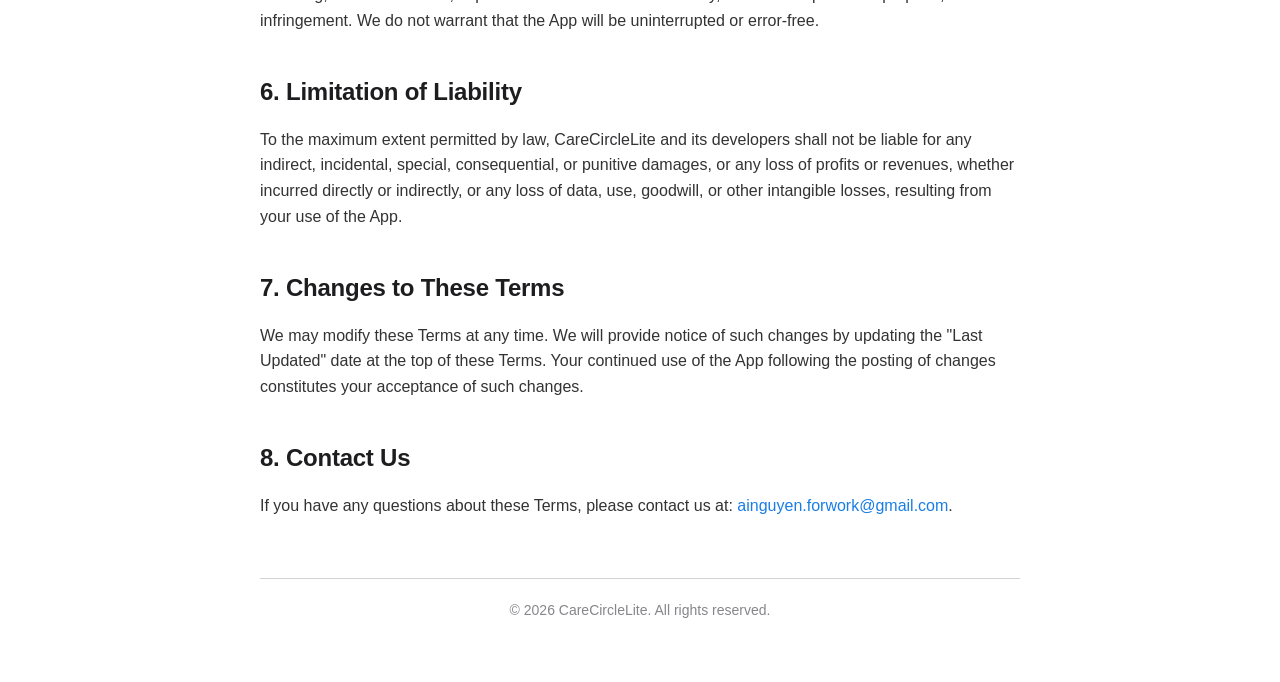
<file: apps/CareCirleLite/terms.html>
<!DOCTYPE html>
<html lang="en">

<head>
    <meta charset="UTF-8">
    <meta name="viewport" content="width=device-width, initial-scale=1.0">
    <title>Terms of Use - CareCircleLite</title>
    <style>
        :root {
            --bg-color: #ffffff;
            --text-color: #1d1d1f;
            --text-secondary: #86868b;
            --accent-color: #0071e3;
            --border-color: #d2d2d7;
            --font-family: -apple-system, BlinkMacSystemFont, "SF Pro Text", "Segoe UI", Roboto, Helvetica, Arial, sans-serif;
        }

        @media (prefers-color-scheme: dark) {
            :root {
                --bg-color: #000000;
                --text-color: #f5f5f7;
                --text-secondary: #86868b;
                --border-color: #424245;
                --accent-color: #2997ff;
            }
        }

        * {
            box-sizing: border-box;
            margin: 0;
            padding: 0;
        }

        body {
            font-family: var(--font-family);
            background-color: var(--bg-color);
            color: var(--text-color);
            line-height: 1.6;
            -webkit-font-smoothing: antialiased;
        }

        .container {
            max-width: 800px;
            margin: 0 auto;
            padding: 60px 20px;
        }

        h1 {
            font-size: 40px;
            font-weight: 700;
            letter-spacing: -0.02em;
            margin-bottom: 10px;
        }

        .last-updated {
            color: var(--text-secondary);
            font-size: 14px;
            margin-bottom: 40px;
            padding-bottom: 20px;
            border-bottom: 1px solid var(--border-color);
        }

        h2 {
            font-size: 24px;
            font-weight: 600;
            margin-top: 40px;
            margin-bottom: 15px;
            letter-spacing: -0.01em;
        }

        p {
            font-size: 16px;
            margin-bottom: 20px;
            color: var(--text-color);
            opacity: 0.9;
        }

        ul {
            margin-bottom: 20px;
            padding-left: 20px;
        }

        li {
            font-size: 16px;
            margin-bottom: 10px;
            opacity: 0.9;
        }

        a {
            color: var(--accent-color);
            text-decoration: none;
        }

        a:hover {
            text-decoration: underline;
        }

        .footer {
            margin-top: 60px;
            padding-top: 20px;
            border-top: 1px solid var(--border-color);
            text-align: center;
            font-size: 14px;
            color: var(--text-secondary);
        }
    </style>
</head>

<body>
    <div class="container">
        <h1>Terms of Use</h1>
        <div class="last-updated">Last Updated: June 10, 2026</div>

        <p>Welcome to CareCircleLite. These Terms of Use ("Terms") govern your access to and use of the CareCircleLite
            application
            ("App") and any associated services. By downloading, accessing, or using the App, you agree to be bound by
            these Terms. If you do not agree, do not use the App.</p>

        <h2>1. License and Access</h2>
        <p>We grant you a personal, worldwide, royalty-free, non-assignable, non-exclusive, revocable, and
            non-sublicensable license to access and use the App. This license is for the sole purpose of enabling you to
            use and enjoy the benefit of the App as provided by us, in the manner permitted by these Terms.</p>
        <p>You may not copy, modify, distribute, sell, or lease any part of our App, nor may you reverse engineer or
            attempt to extract the source code of that software, unless laws prohibit those restrictions or you have our
            written permission.</p>

        <h2>2. Subscriptions and Payments</h2>
        <p>Some features of CareCircleLite may require a premium subscription. If you choose to purchase a subscription,
            you
            agree to the pricing and payment terms displayed at the time of purchase.</p>
        <ul>
            <li><strong>In-App Purchases:</strong> All transactions are processed through the App Store (Apple). We do
                not manage your payment details directly.</li>
            <li><strong>Auto-Renewal:</strong> Subscriptions automatically renew unless auto-renew is turned off at
                least 24 hours before the end of the current period. Your account will be charged for renewal within 24
                hours prior to the end of the current period.</li>
            <li><strong>Cancellation:</strong> You can manage and cancel your subscriptions by going to your Account
                Settings on the App Store after purchase.</li>
        </ul>

        <h2>3. Standard Apple Terms of Use (EULA)</h2>
        <p>If you downloaded the App from the Apple App Store, you agree to Apple's Standard End User License Agreement
            (EULA), which is incorporated into these Terms by reference. You can view the standard EULA here: <a
                href="https://www.apple.com/legal/internet-services/itunes/dev/stdeula/" target="_blank">Apple Standard
                EULA</a>.</p>

        <h2>4. User Content and Conduct</h2>
        <p>You are solely responsible for your conduct and any data, text, files, information, images, graphics, audio,
            video, and links ("Content") that you submit, post, or display on or via the App. We reserve the right to
            remove any Content that we determine violates these Terms.</p>
        <p>You agree not to use the App to:</p>
        <ul>
            <li>Violate any local, state, national, or international law.</li>
            <li>Infringe upon the rights of others, including intellectual property and privacy rights.</li>
            <li>Distribute malware, viruses, or any other harmful code.</li>
            <li>Engage in any abusive, harassing, or deceptive behavior.</li>
        </ul>

        <h2>5. Disclaimer of Warranties</h2>
        <p>The App is provided "AS IS" and "AS AVAILABLE" without warranties of any kind, either express or implied,
            including, but not limited to, implied warranties of merchantability, fitness for a particular purpose, and
            non-infringement. We do not warrant that the App will be uninterrupted or error-free.</p>

        <h2>6. Limitation of Liability</h2>
        <p>To the maximum extent permitted by law, CareCircleLite and its developers shall not be liable for any
            indirect,
            incidental, special, consequential, or punitive damages, or any loss of profits or revenues, whether
            incurred directly or indirectly, or any loss of data, use, goodwill, or other intangible losses, resulting
            from your use of the App.</p>

        <h2>7. Changes to These Terms</h2>
        <p>We may modify these Terms at any time. We will provide notice of such changes by updating the "Last Updated"
            date at the top of these Terms. Your continued use of the App following the posting of changes constitutes
            your acceptance of such changes.</p>

        <h2>8. Contact Us</h2>
        <p>If you have any questions about these Terms, please contact us at: <a
                href="mailto:ainguyen.forwork@gmail.com">ainguyen.forwork@gmail.com</a>.</p>

        <div class="footer">
            &copy; 2026 CareCircleLite. All rights reserved.
        </div>
    </div>
</body>

</html>
</file>
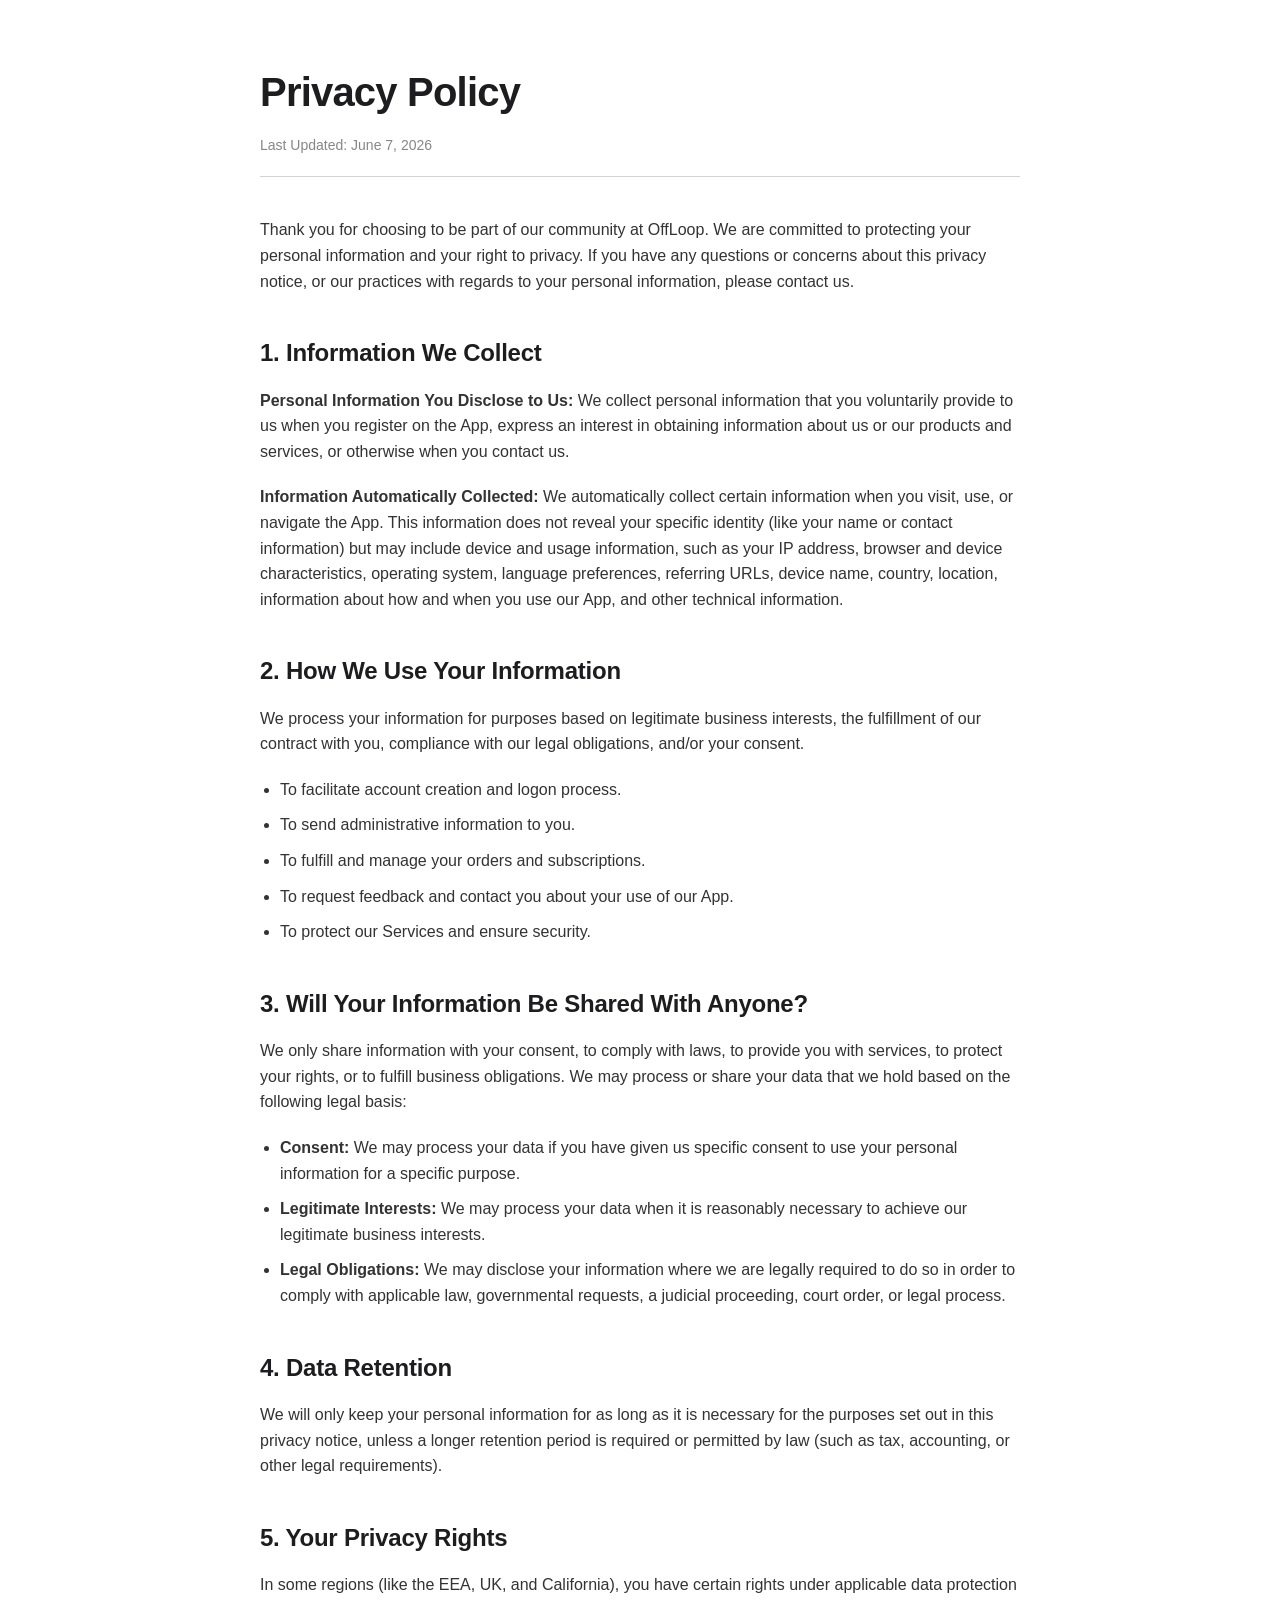
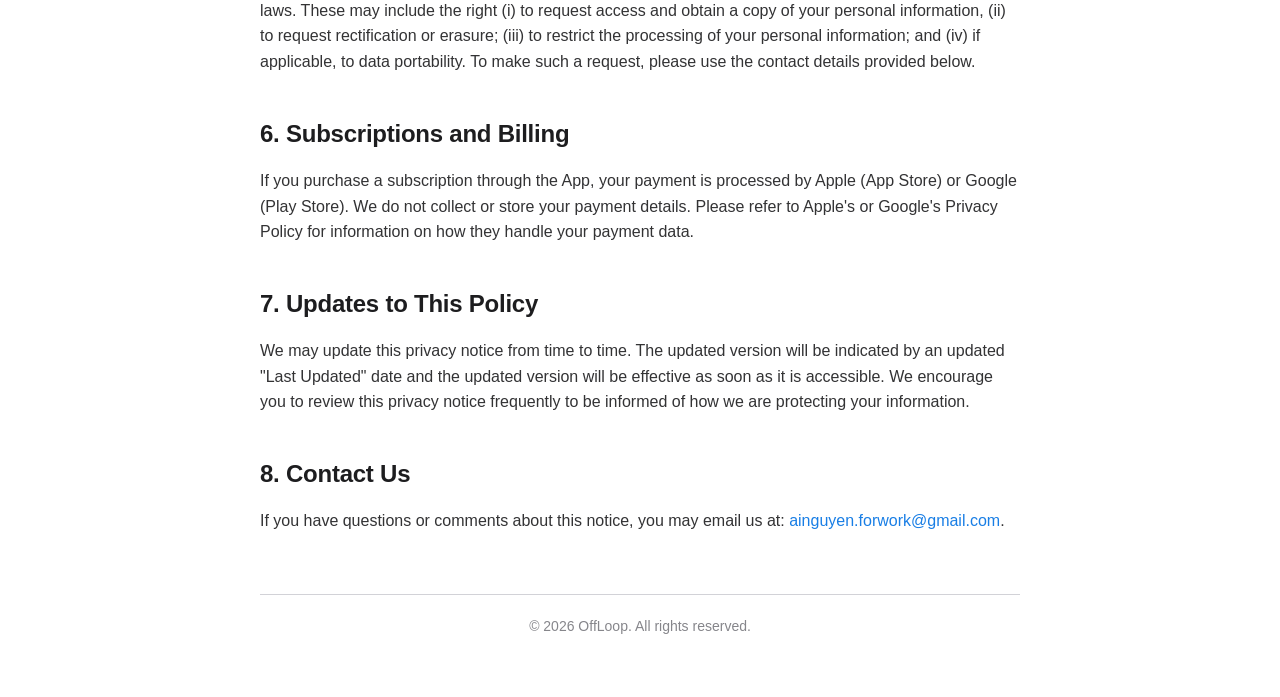
<file: apps/offloop/privacy.html>
<!DOCTYPE html>
<html lang="en">

<head>
    <meta charset="UTF-8">
    <meta name="viewport" content="width=device-width, initial-scale=1.0">
    <title>Privacy Policy - OffLoop</title>
    <style>
        :root {
            --bg-color: #ffffff;
            --text-color: #1d1d1f;
            --text-secondary: #86868b;
            --accent-color: #0071e3;
            --border-color: #d2d2d7;
            --font-family: -apple-system, BlinkMacSystemFont, "SF Pro Text", "Segoe UI", Roboto, Helvetica, Arial, sans-serif;
        }

        @media (prefers-color-scheme: dark) {
            :root {
                --bg-color: #000000;
                --text-color: #f5f5f7;
                --text-secondary: #86868b;
                --border-color: #424245;
                --accent-color: #2997ff;
            }
        }

        * {
            box-sizing: border-box;
            margin: 0;
            padding: 0;
        }

        body {
            font-family: var(--font-family);
            background-color: var(--bg-color);
            color: var(--text-color);
            line-height: 1.6;
            -webkit-font-smoothing: antialiased;
        }

        .container {
            max-width: 800px;
            margin: 0 auto;
            padding: 60px 20px;
        }

        h1 {
            font-size: 40px;
            font-weight: 700;
            letter-spacing: -0.02em;
            margin-bottom: 10px;
        }

        .last-updated {
            color: var(--text-secondary);
            font-size: 14px;
            margin-bottom: 40px;
            padding-bottom: 20px;
            border-bottom: 1px solid var(--border-color);
        }

        h2 {
            font-size: 24px;
            font-weight: 600;
            margin-top: 40px;
            margin-bottom: 15px;
            letter-spacing: -0.01em;
        }

        p {
            font-size: 16px;
            margin-bottom: 20px;
            color: var(--text-color);
            opacity: 0.9;
        }

        ul {
            margin-bottom: 20px;
            padding-left: 20px;
        }

        li {
            font-size: 16px;
            margin-bottom: 10px;
            opacity: 0.9;
        }

        a {
            color: var(--accent-color);
            text-decoration: none;
        }

        a:hover {
            text-decoration: underline;
        }

        .footer {
            margin-top: 60px;
            padding-top: 20px;
            border-top: 1px solid var(--border-color);
            text-align: center;
            font-size: 14px;
            color: var(--text-secondary);
        }
    </style>
</head>

<body>
    <div class="container">
        <h1>Privacy Policy</h1>
        <div class="last-updated">Last Updated: June 7, 2026</div>

        <p>Thank you for choosing to be part of our community at OffLoop. We are committed to protecting your personal
            information and your right to privacy. If you have any questions or concerns about this privacy notice, or
            our practices with regards to your personal information, please contact us.</p>

        <h2>1. Information We Collect</h2>
        <p><strong>Personal Information You Disclose to Us:</strong> We collect personal information that you
            voluntarily provide to us when you register on the App, express an interest in obtaining information about
            us or our products and services, or otherwise when you contact us.</p>
        <p><strong>Information Automatically Collected:</strong> We automatically collect certain information when you
            visit, use, or navigate the App. This information does not reveal your specific identity (like your name or
            contact information) but may include device and usage information, such as your IP address, browser and
            device characteristics, operating system, language preferences, referring URLs, device name, country,
            location, information about how and when you use our App, and other technical information.</p>

        <h2>2. How We Use Your Information</h2>
        <p>We process your information for purposes based on legitimate business interests, the fulfillment of our
            contract with you, compliance with our legal obligations, and/or your consent.</p>
        <ul>
            <li>To facilitate account creation and logon process.</li>
            <li>To send administrative information to you.</li>
            <li>To fulfill and manage your orders and subscriptions.</li>
            <li>To request feedback and contact you about your use of our App.</li>
            <li>To protect our Services and ensure security.</li>
        </ul>

        <h2>3. Will Your Information Be Shared With Anyone?</h2>
        <p>We only share information with your consent, to comply with laws, to provide you with services, to protect
            your rights, or to fulfill business obligations. We may process or share your data that we hold based on the
            following legal basis:</p>
        <ul>
            <li><strong>Consent:</strong> We may process your data if you have given us specific consent to use your
                personal information for a specific purpose.</li>
            <li><strong>Legitimate Interests:</strong> We may process your data when it is reasonably necessary to
                achieve our legitimate business interests.</li>
            <li><strong>Legal Obligations:</strong> We may disclose your information where we are legally required to do
                so in order to comply with applicable law, governmental requests, a judicial proceeding, court order, or
                legal process.</li>
        </ul>

        <h2>4. Data Retention</h2>
        <p>We will only keep your personal information for as long as it is necessary for the purposes set out in this
            privacy notice, unless a longer retention period is required or permitted by law (such as tax, accounting,
            or other legal requirements).</p>

        <h2>5. Your Privacy Rights</h2>
        <p>In some regions (like the EEA, UK, and California), you have certain rights under applicable data protection
            laws. These may include the right (i) to request access and obtain a copy of your personal information, (ii)
            to request rectification or erasure; (iii) to restrict the processing of your personal information; and (iv)
            if applicable, to data portability. To make such a request, please use the contact details provided below.
        </p>

        <h2>6. Subscriptions and Billing</h2>
        <p>If you purchase a subscription through the App, your payment is processed by Apple (App Store) or Google
            (Play Store). We do not collect or store your payment details. Please refer to Apple's or Google's Privacy
            Policy for information on how they handle your payment data.</p>

        <h2>7. Updates to This Policy</h2>
        <p>We may update this privacy notice from time to time. The updated version will be indicated by an updated
            "Last Updated" date and the updated version will be effective as soon as it is accessible. We encourage you
            to review this privacy notice frequently to be informed of how we are protecting your information.</p>

        <h2>8. Contact Us</h2>
        <p>If you have questions or comments about this notice, you may email us at: <a
                href="mailto:ainguyen.forwork@gmail.com">ainguyen.forwork@gmail.com</a>.</p>

        <div class="footer">
            &copy; 2026 OffLoop. All rights reserved.
        </div>
    </div>
</body>

</html>
</file>
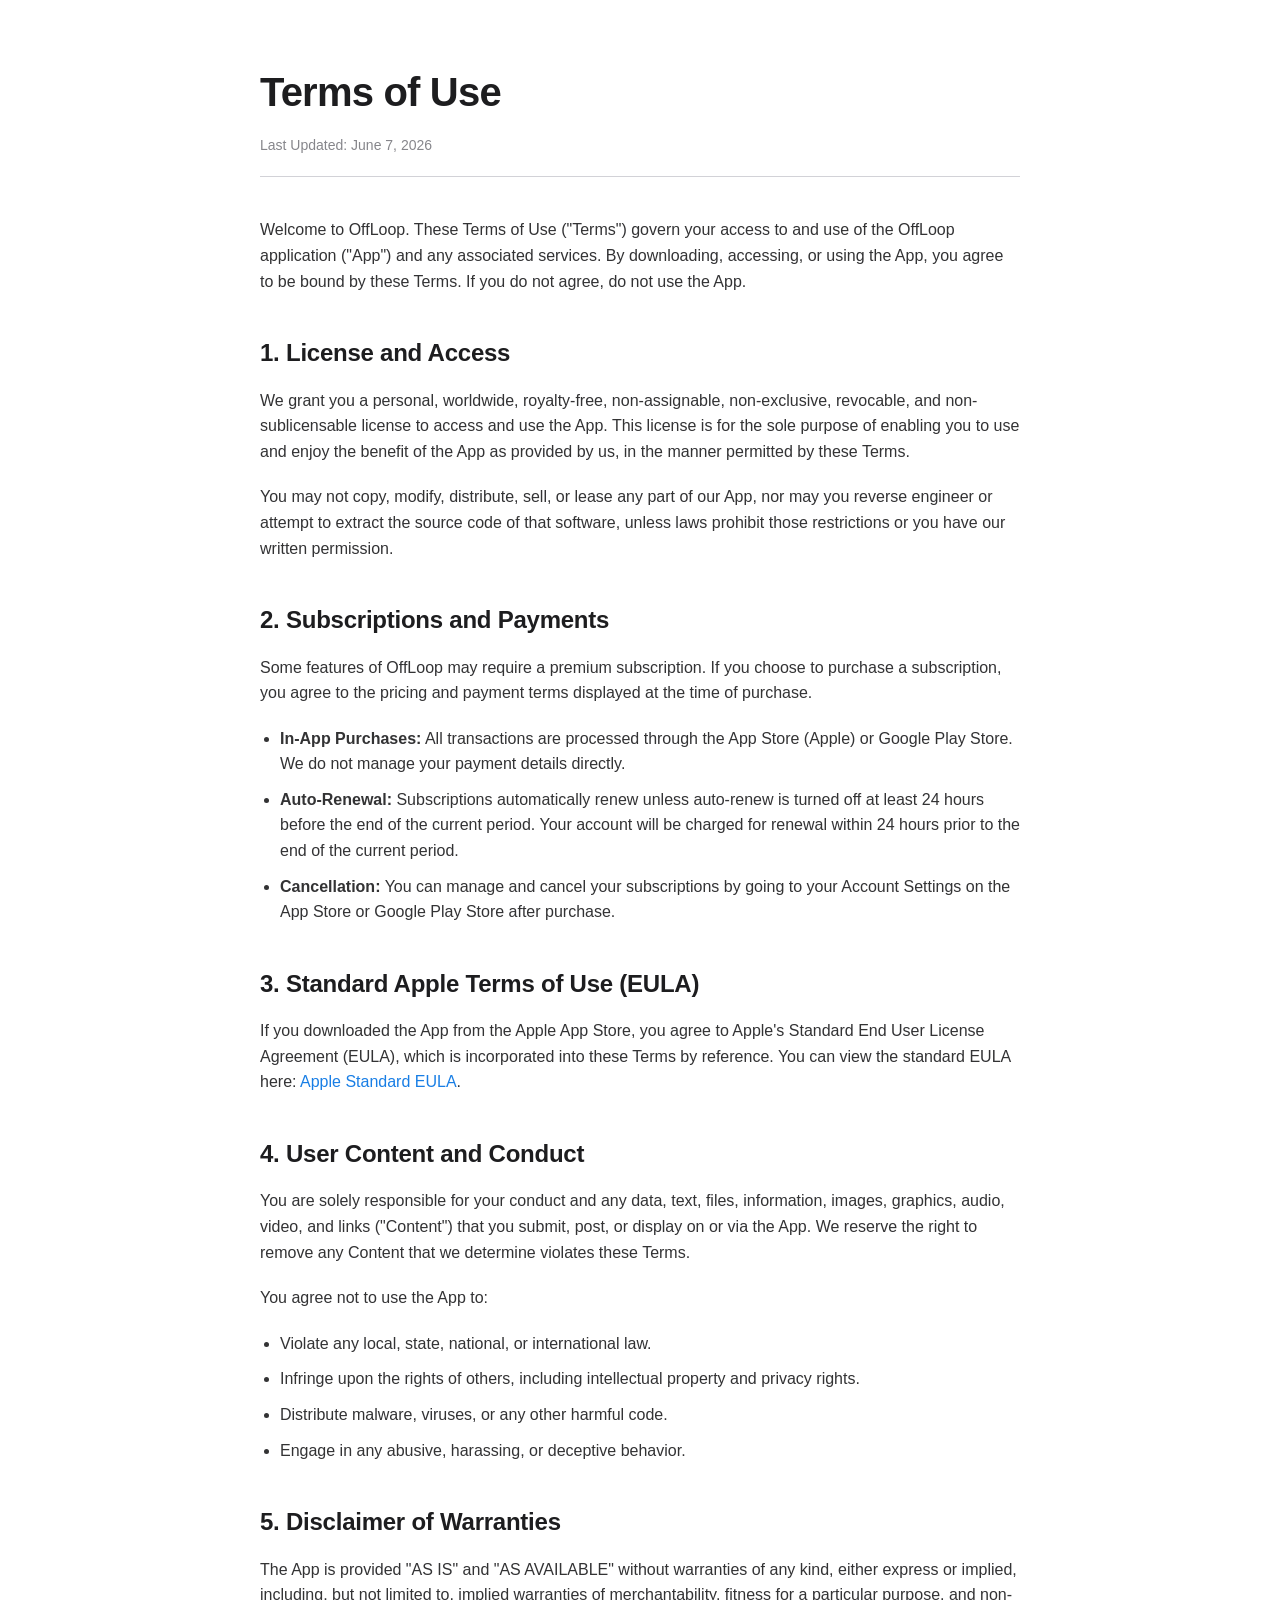
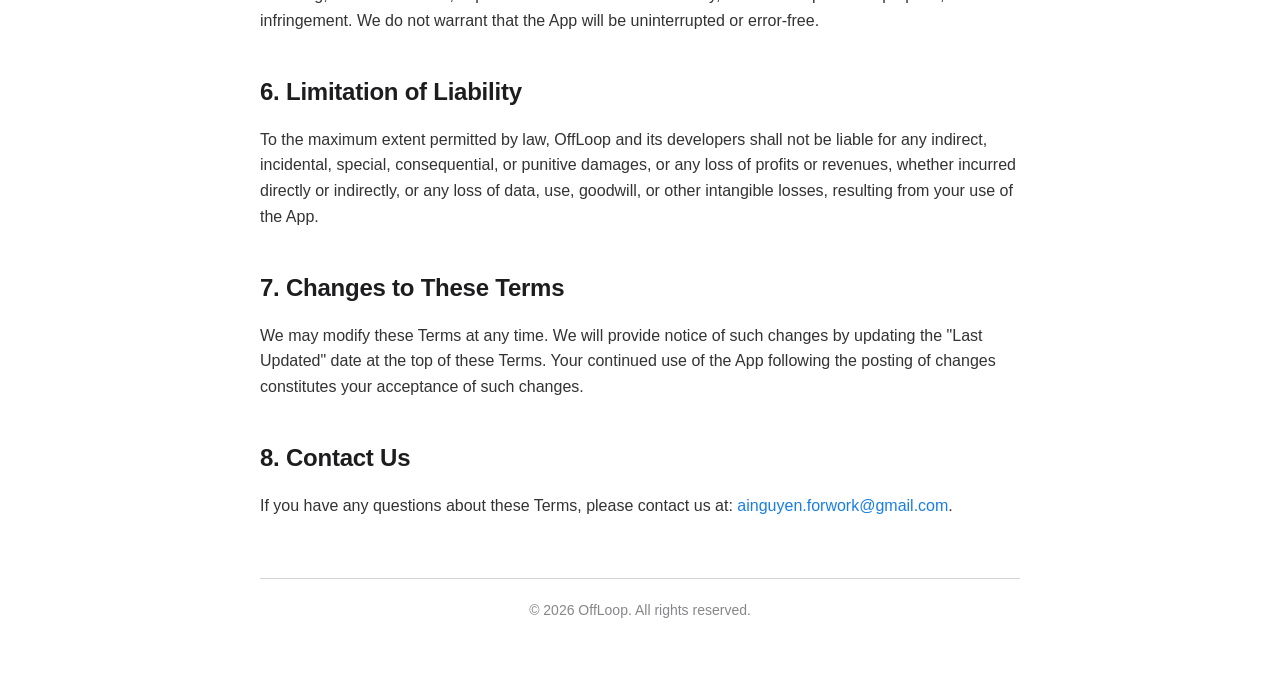
<file: apps/offloop/terms.html>
<!DOCTYPE html>
<html lang="en">

<head>
    <meta charset="UTF-8">
    <meta name="viewport" content="width=device-width, initial-scale=1.0">
    <title>Terms of Use - OffLoop</title>
    <style>
        :root {
            --bg-color: #ffffff;
            --text-color: #1d1d1f;
            --text-secondary: #86868b;
            --accent-color: #0071e3;
            --border-color: #d2d2d7;
            --font-family: -apple-system, BlinkMacSystemFont, "SF Pro Text", "Segoe UI", Roboto, Helvetica, Arial, sans-serif;
        }

        @media (prefers-color-scheme: dark) {
            :root {
                --bg-color: #000000;
                --text-color: #f5f5f7;
                --text-secondary: #86868b;
                --border-color: #424245;
                --accent-color: #2997ff;
            }
        }

        * {
            box-sizing: border-box;
            margin: 0;
            padding: 0;
        }

        body {
            font-family: var(--font-family);
            background-color: var(--bg-color);
            color: var(--text-color);
            line-height: 1.6;
            -webkit-font-smoothing: antialiased;
        }

        .container {
            max-width: 800px;
            margin: 0 auto;
            padding: 60px 20px;
        }

        h1 {
            font-size: 40px;
            font-weight: 700;
            letter-spacing: -0.02em;
            margin-bottom: 10px;
        }

        .last-updated {
            color: var(--text-secondary);
            font-size: 14px;
            margin-bottom: 40px;
            padding-bottom: 20px;
            border-bottom: 1px solid var(--border-color);
        }

        h2 {
            font-size: 24px;
            font-weight: 600;
            margin-top: 40px;
            margin-bottom: 15px;
            letter-spacing: -0.01em;
        }

        p {
            font-size: 16px;
            margin-bottom: 20px;
            color: var(--text-color);
            opacity: 0.9;
        }

        ul {
            margin-bottom: 20px;
            padding-left: 20px;
        }

        li {
            font-size: 16px;
            margin-bottom: 10px;
            opacity: 0.9;
        }

        a {
            color: var(--accent-color);
            text-decoration: none;
        }

        a:hover {
            text-decoration: underline;
        }

        .footer {
            margin-top: 60px;
            padding-top: 20px;
            border-top: 1px solid var(--border-color);
            text-align: center;
            font-size: 14px;
            color: var(--text-secondary);
        }
    </style>
</head>

<body>
    <div class="container">
        <h1>Terms of Use</h1>
        <div class="last-updated">Last Updated: June 7, 2026</div>

        <p>Welcome to OffLoop. These Terms of Use ("Terms") govern your access to and use of the OffLoop application
            ("App") and any associated services. By downloading, accessing, or using the App, you agree to be bound by
            these Terms. If you do not agree, do not use the App.</p>

        <h2>1. License and Access</h2>
        <p>We grant you a personal, worldwide, royalty-free, non-assignable, non-exclusive, revocable, and
            non-sublicensable license to access and use the App. This license is for the sole purpose of enabling you to
            use and enjoy the benefit of the App as provided by us, in the manner permitted by these Terms.</p>
        <p>You may not copy, modify, distribute, sell, or lease any part of our App, nor may you reverse engineer or
            attempt to extract the source code of that software, unless laws prohibit those restrictions or you have our
            written permission.</p>

        <h2>2. Subscriptions and Payments</h2>
        <p>Some features of OffLoop may require a premium subscription. If you choose to purchase a subscription, you
            agree to the pricing and payment terms displayed at the time of purchase.</p>
        <ul>
            <li><strong>In-App Purchases:</strong> All transactions are processed through the App Store (Apple) or
                Google Play Store. We do not manage your payment details directly.</li>
            <li><strong>Auto-Renewal:</strong> Subscriptions automatically renew unless auto-renew is turned off at
                least 24 hours before the end of the current period. Your account will be charged for renewal within 24
                hours prior to the end of the current period.</li>
            <li><strong>Cancellation:</strong> You can manage and cancel your subscriptions by going to your Account
                Settings on the App Store or Google Play Store after purchase.</li>
        </ul>

        <h2>3. Standard Apple Terms of Use (EULA)</h2>
        <p>If you downloaded the App from the Apple App Store, you agree to Apple's Standard End User License Agreement
            (EULA), which is incorporated into these Terms by reference. You can view the standard EULA here: <a
                href="https://www.apple.com/legal/internet-services/itunes/dev/stdeula/" target="_blank">Apple Standard
                EULA</a>.</p>

        <h2>4. User Content and Conduct</h2>
        <p>You are solely responsible for your conduct and any data, text, files, information, images, graphics, audio,
            video, and links ("Content") that you submit, post, or display on or via the App. We reserve the right to
            remove any Content that we determine violates these Terms.</p>
        <p>You agree not to use the App to:</p>
        <ul>
            <li>Violate any local, state, national, or international law.</li>
            <li>Infringe upon the rights of others, including intellectual property and privacy rights.</li>
            <li>Distribute malware, viruses, or any other harmful code.</li>
            <li>Engage in any abusive, harassing, or deceptive behavior.</li>
        </ul>

        <h2>5. Disclaimer of Warranties</h2>
        <p>The App is provided "AS IS" and "AS AVAILABLE" without warranties of any kind, either express or implied,
            including, but not limited to, implied warranties of merchantability, fitness for a particular purpose, and
            non-infringement. We do not warrant that the App will be uninterrupted or error-free.</p>

        <h2>6. Limitation of Liability</h2>
        <p>To the maximum extent permitted by law, OffLoop and its developers shall not be liable for any indirect,
            incidental, special, consequential, or punitive damages, or any loss of profits or revenues, whether
            incurred directly or indirectly, or any loss of data, use, goodwill, or other intangible losses, resulting
            from your use of the App.</p>

        <h2>7. Changes to These Terms</h2>
        <p>We may modify these Terms at any time. We will provide notice of such changes by updating the "Last Updated"
            date at the top of these Terms. Your continued use of the App following the posting of changes constitutes
            your acceptance of such changes.</p>

        <h2>8. Contact Us</h2>
        <p>If you have any questions about these Terms, please contact us at: <a
                href="mailto:ainguyen.forwork@gmail.com">ainguyen.forwork@gmail.com</a>.</p>

        <div class="footer">
            &copy; 2026 OffLoop. All rights reserved.
        </div>
    </div>
</body>

</html>
</file>
